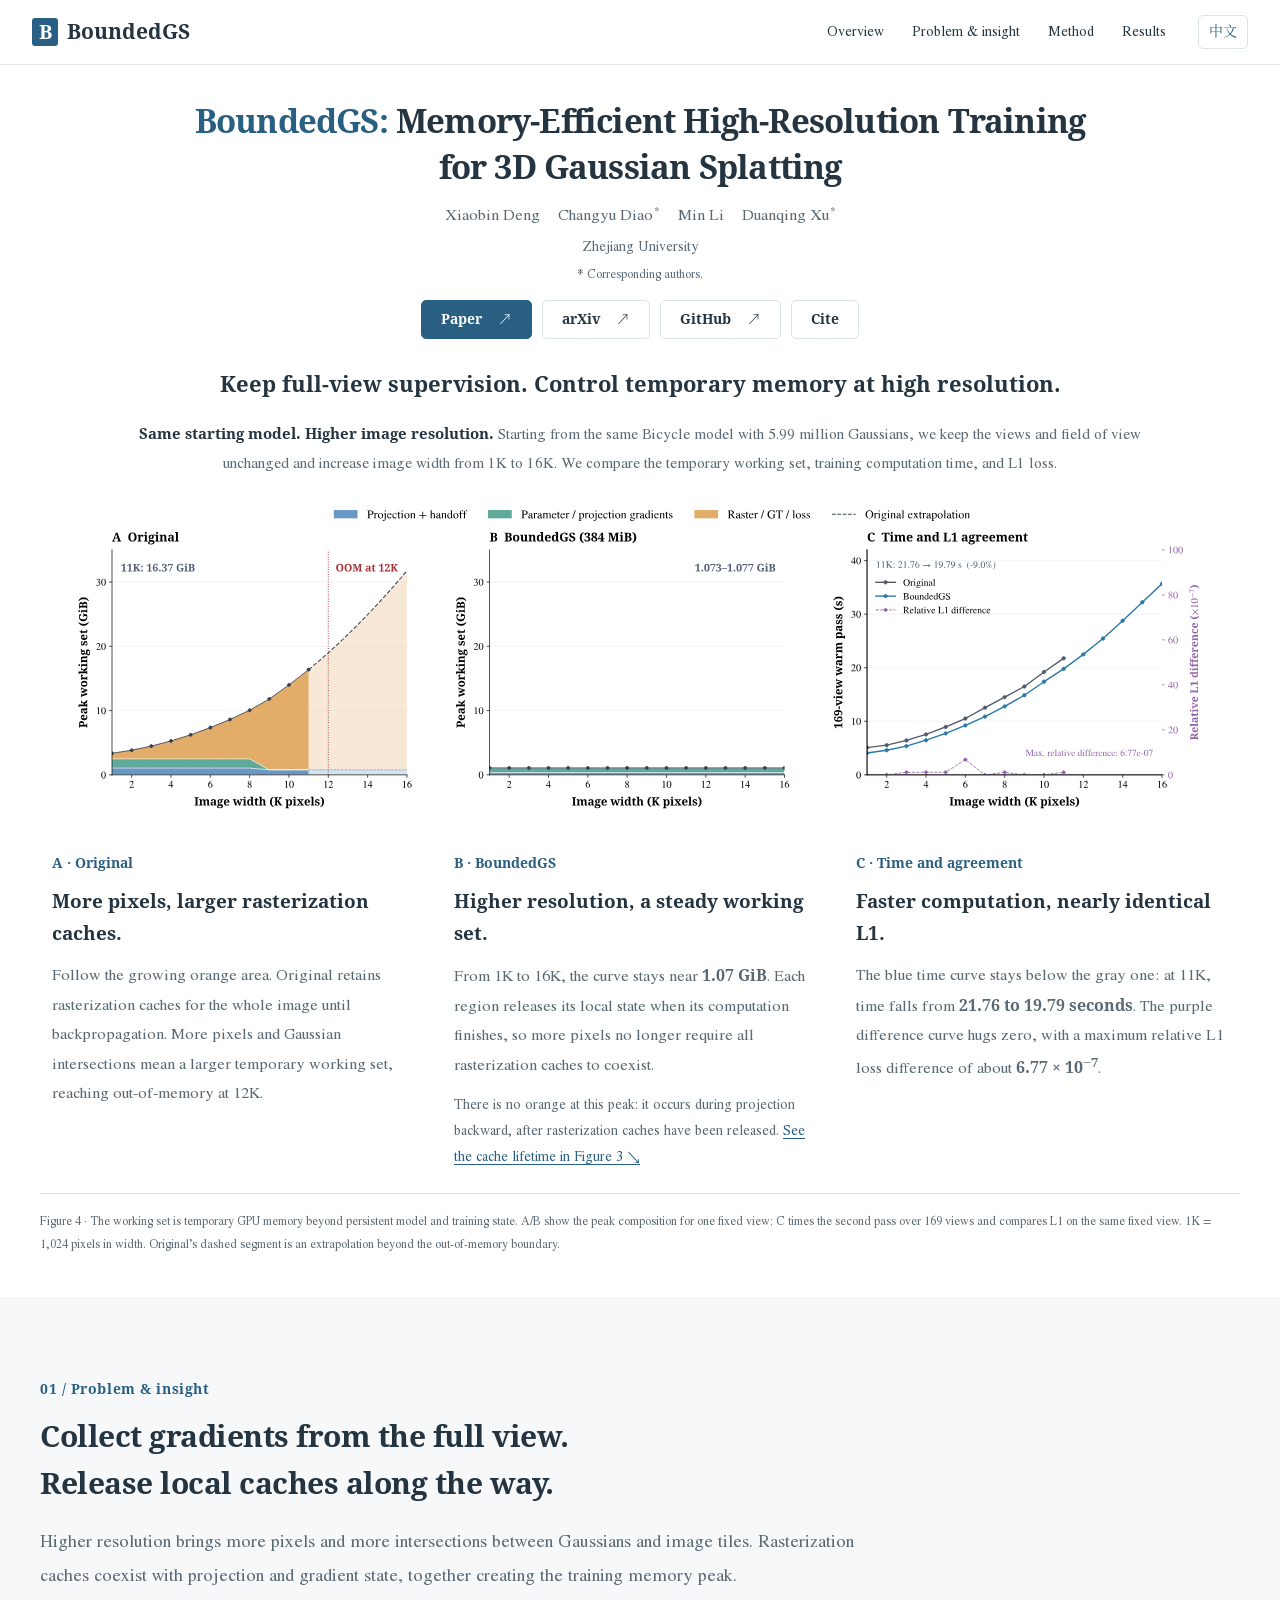
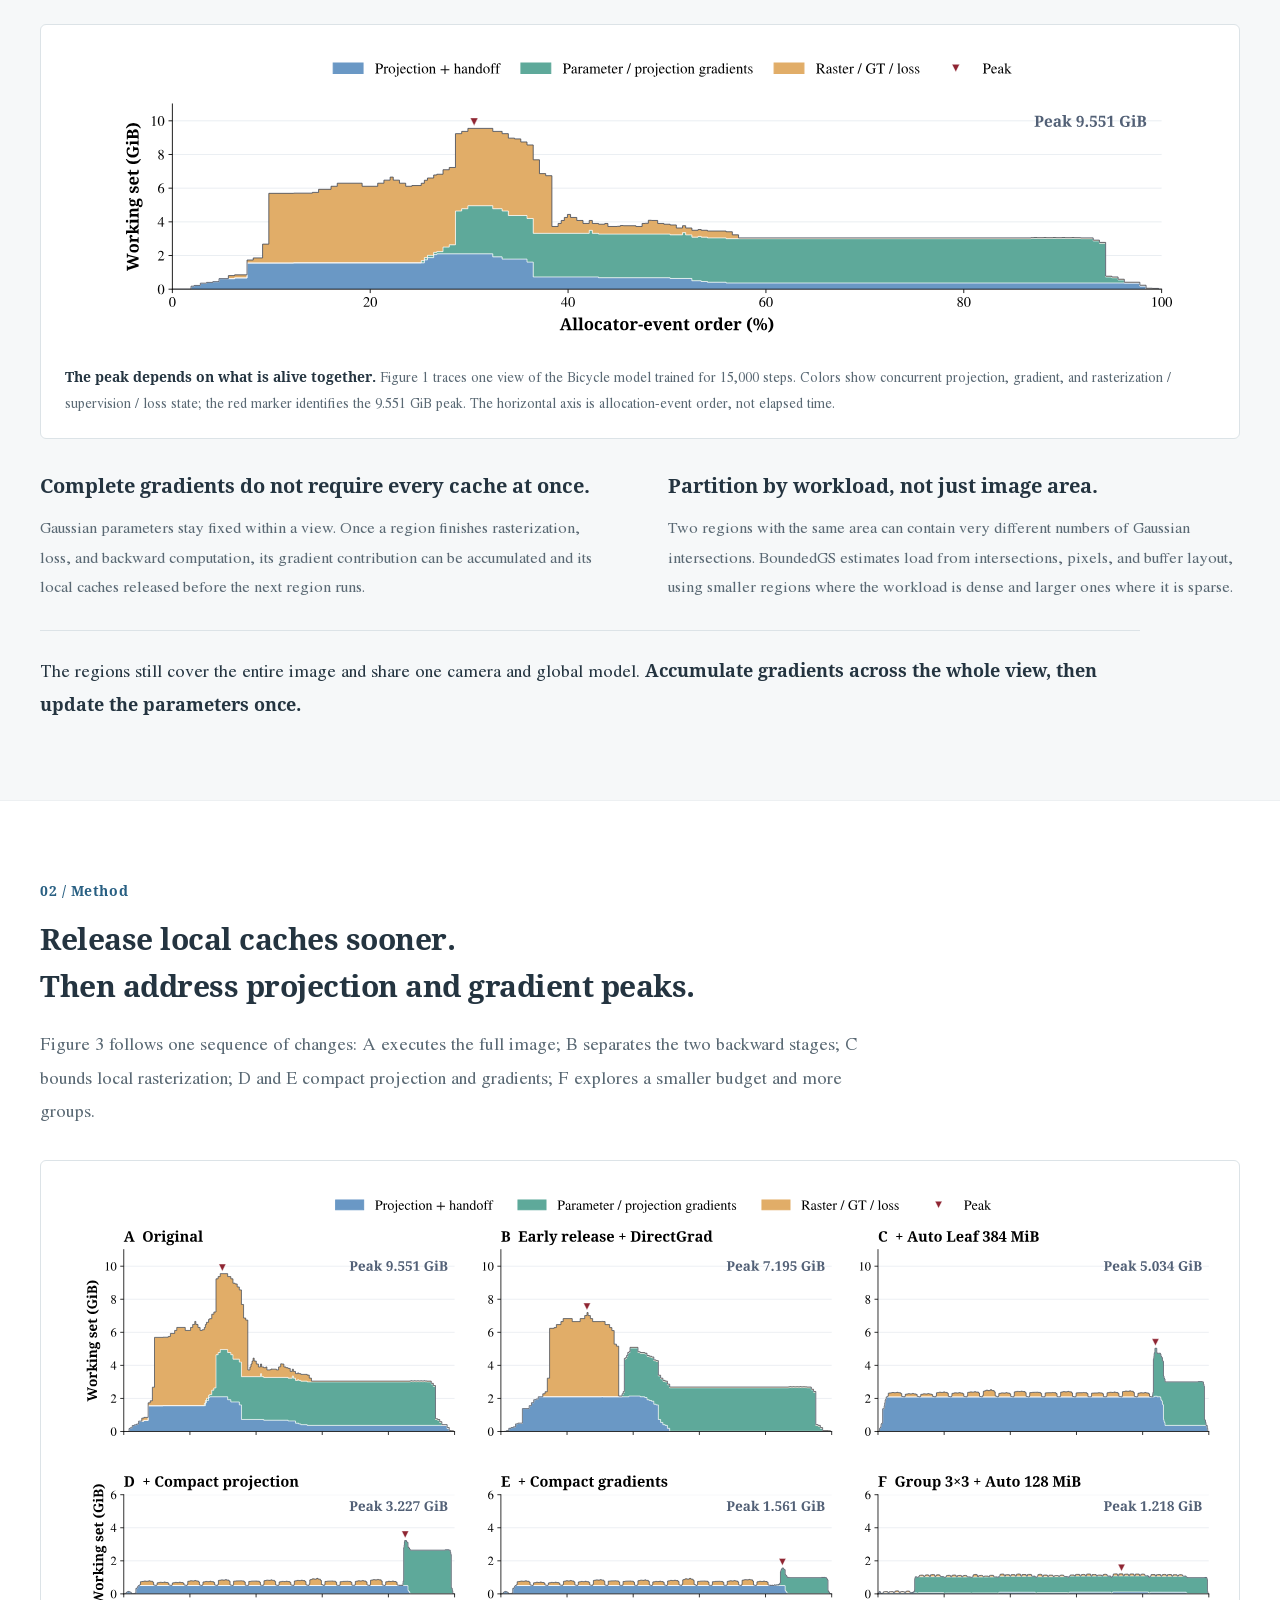
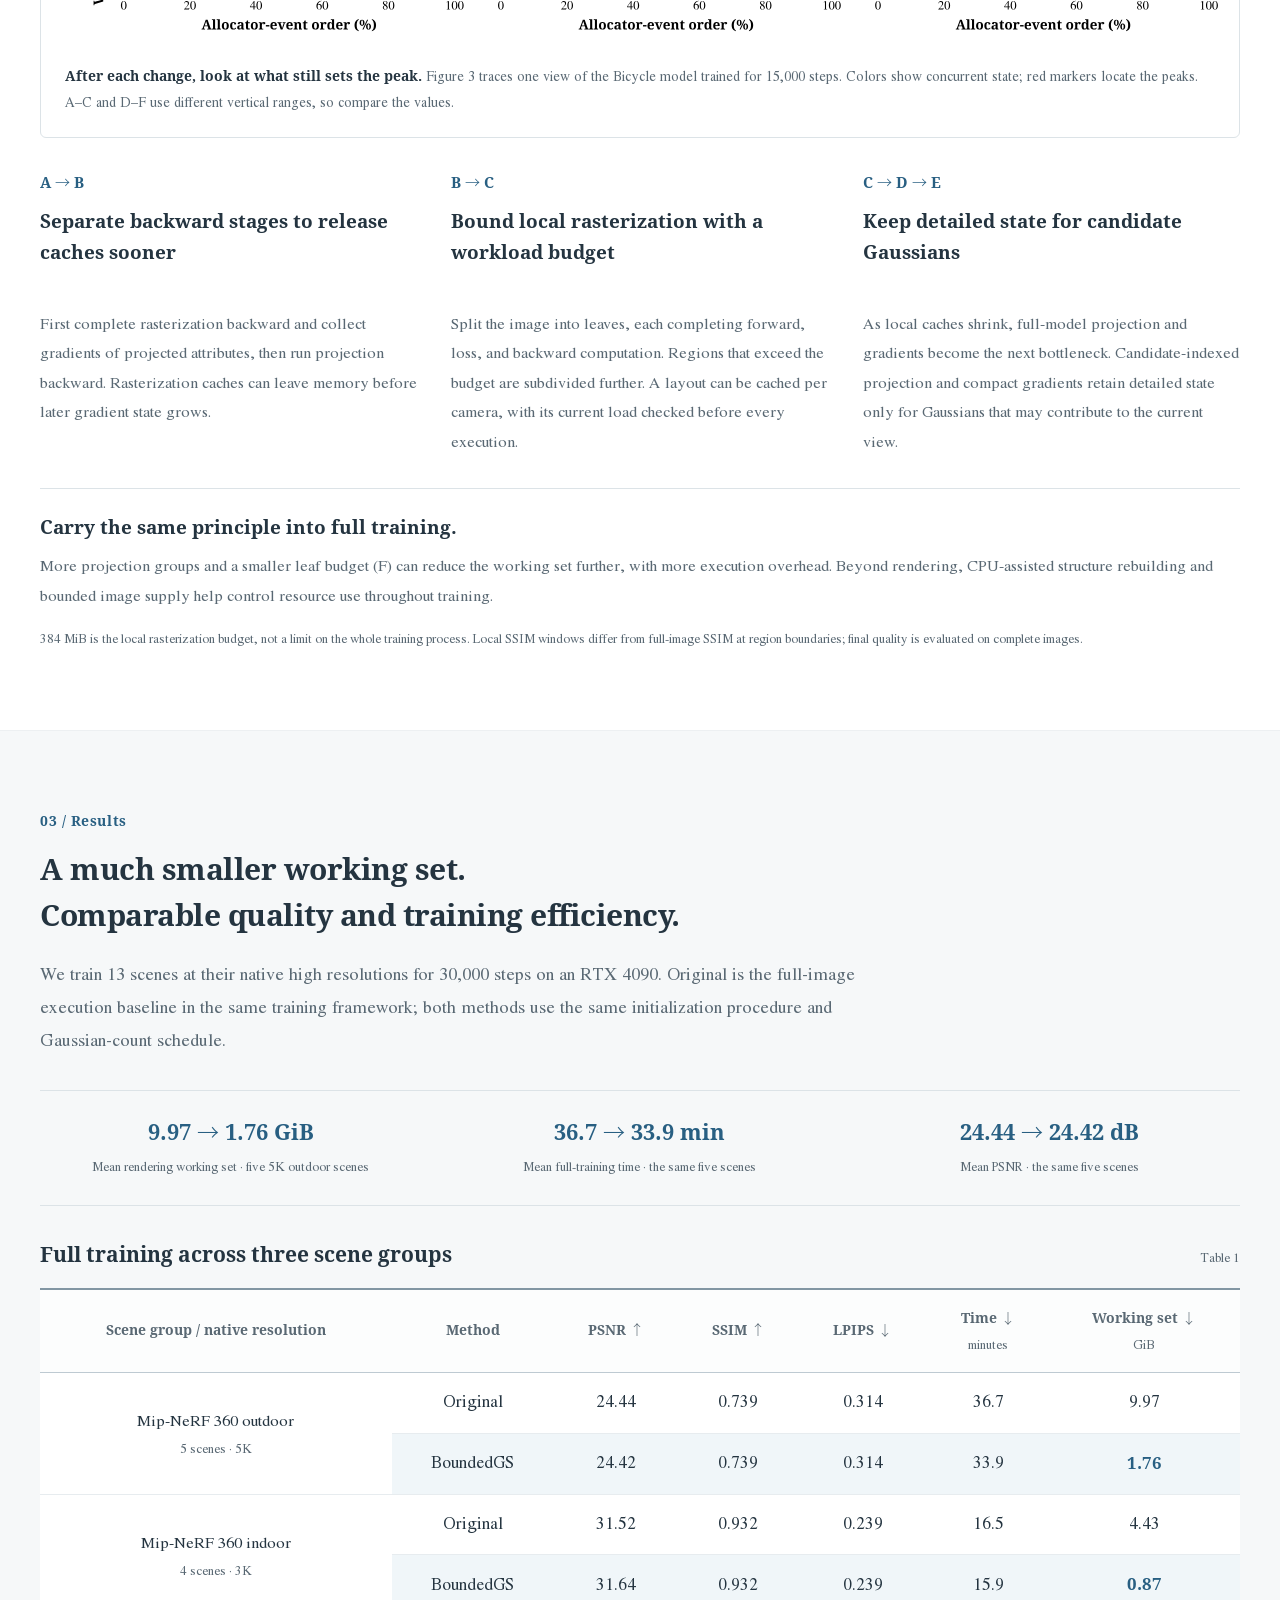
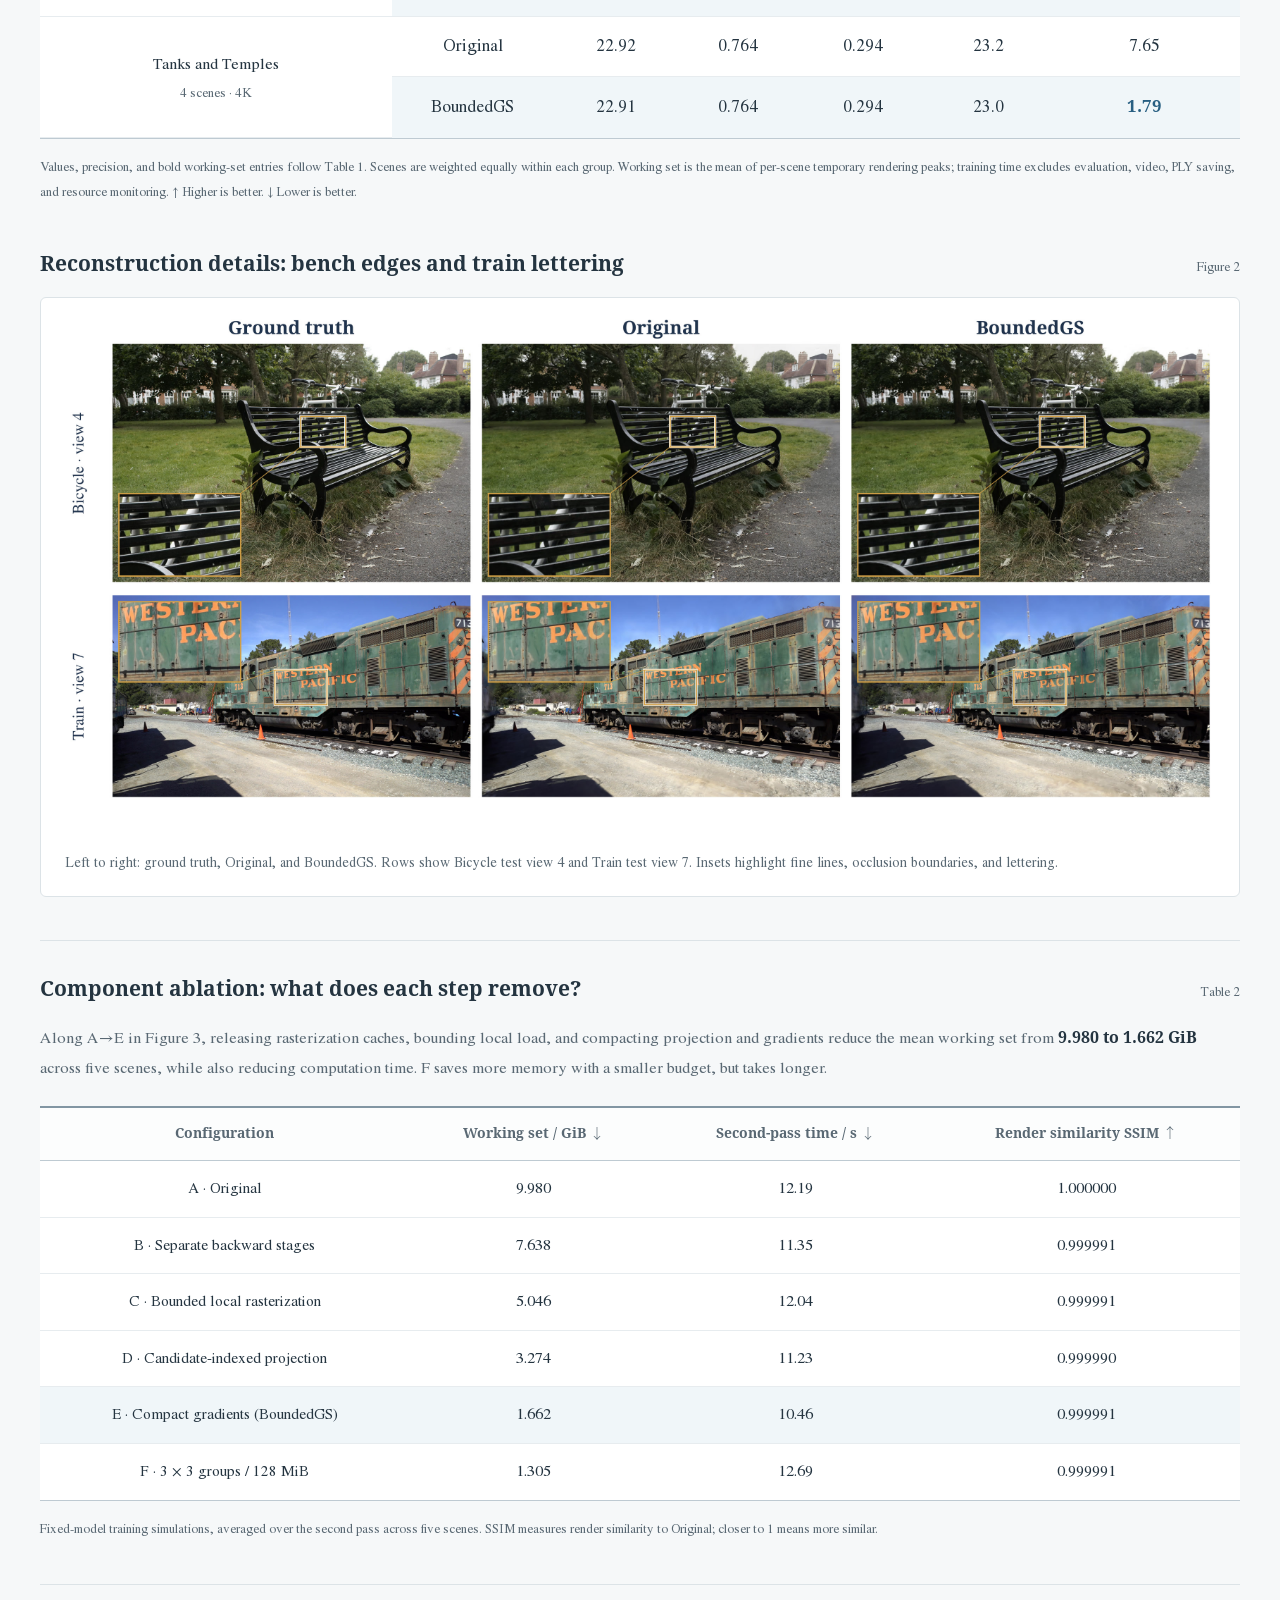
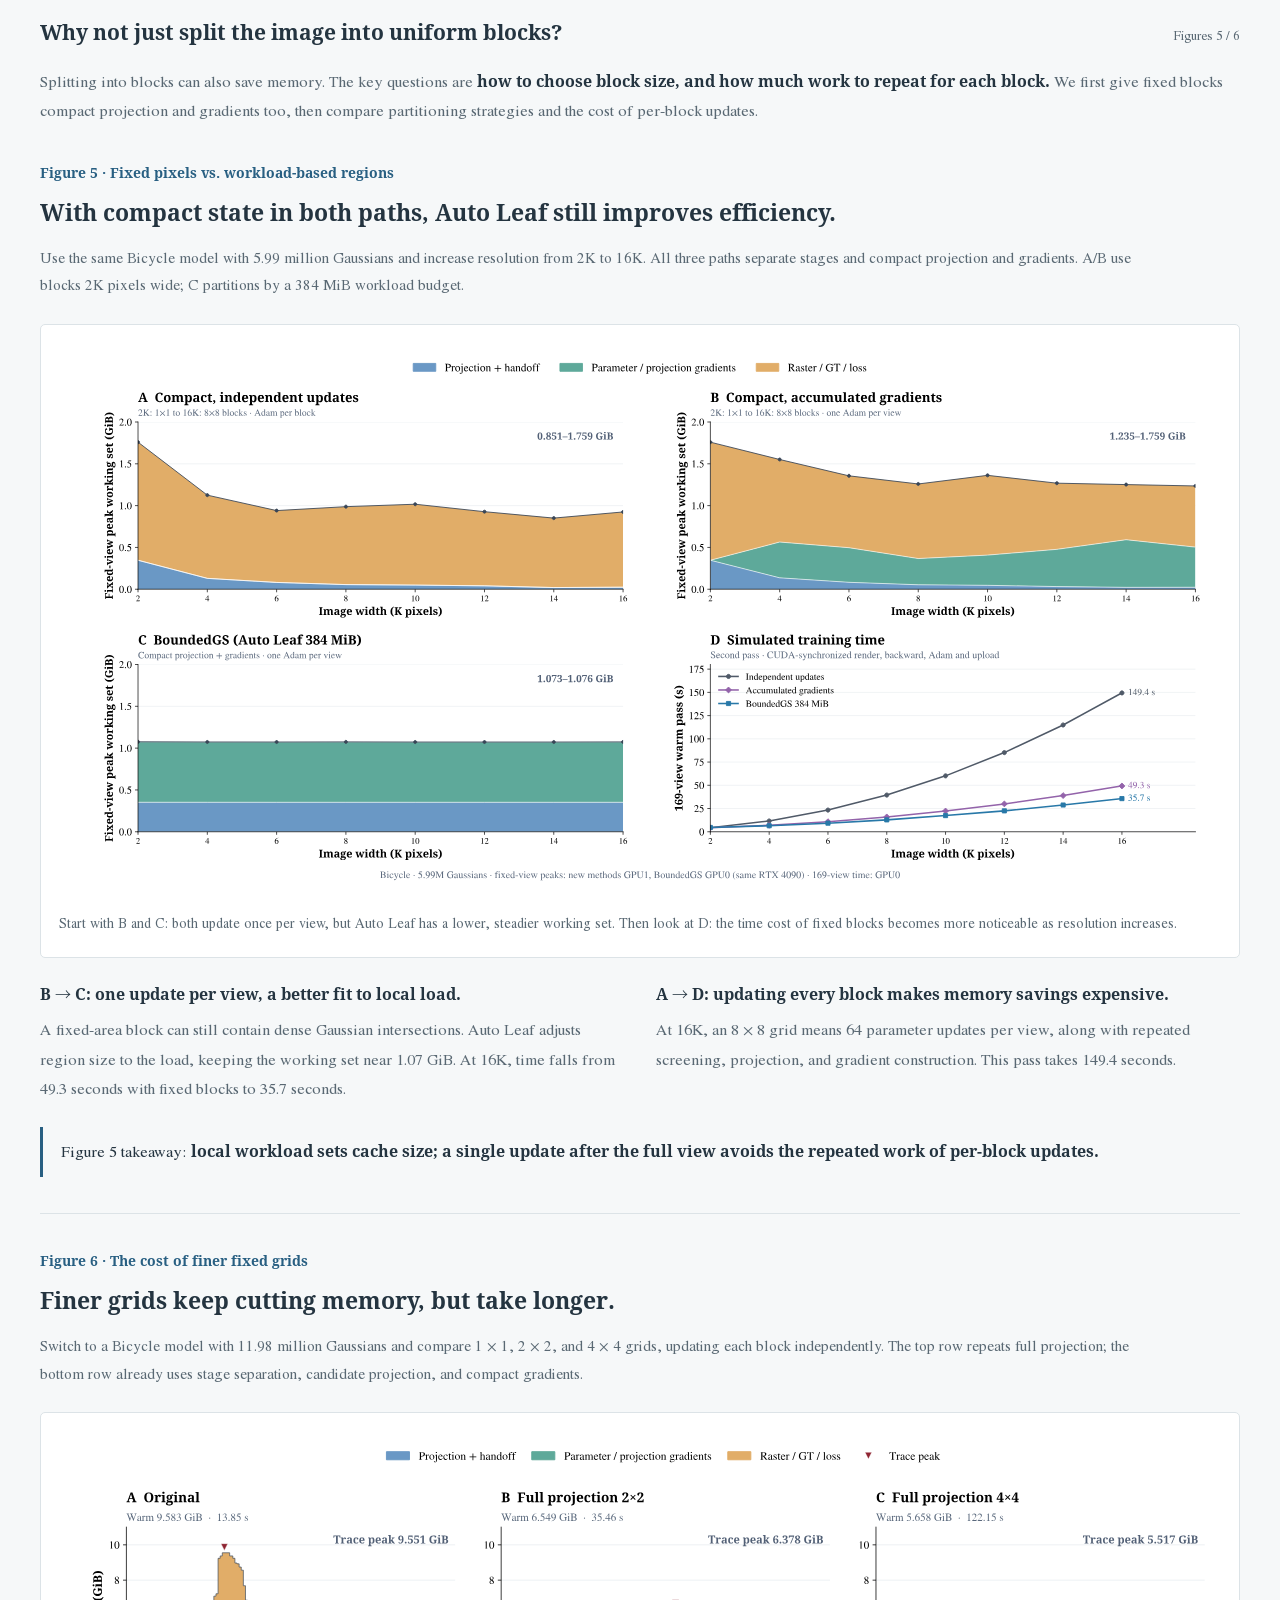
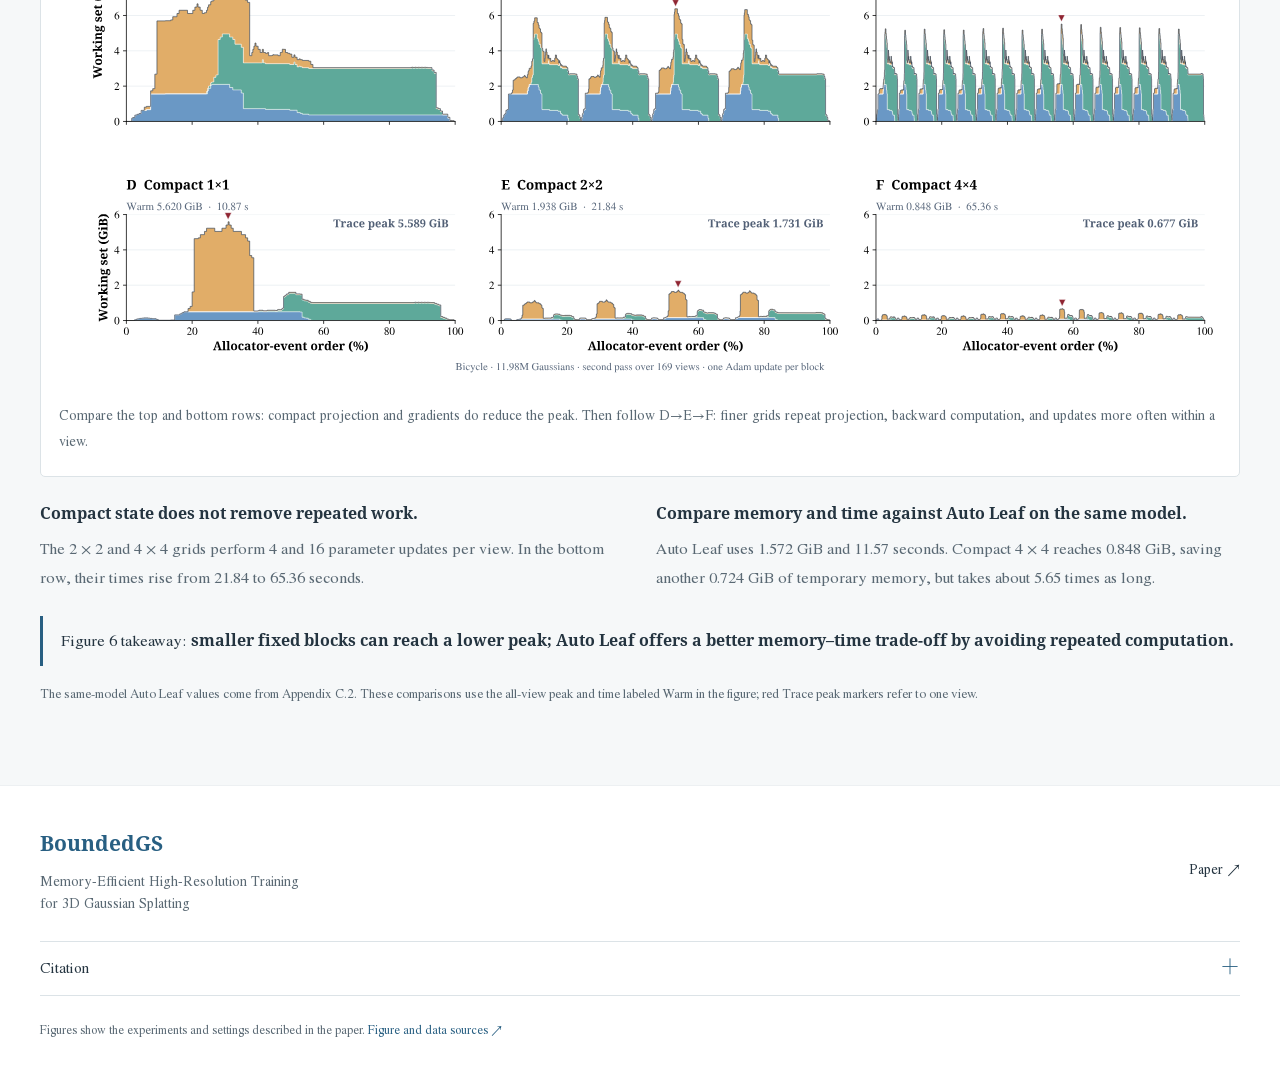
<file: index.html>
<!doctype html>
<html lang="en">
<head>
  <meta charset="utf-8">
  <meta name="viewport" content="width=device-width, initial-scale=1">
  <meta name="theme-color" content="#285f82">
  <meta name="description" content="BoundedGS bounds the active rendering working set for high-resolution 3D Gaussian Splatting (3DGS) training while retaining full-view supervision. Explore the method, results, and paper.">
  <title>BoundedGS: Memory-Efficient High-Resolution Training for 3D Gaussian Splatting</title>
  <link rel="canonical" href="https://xiaobin2001.github.io/BoundedGS-Web/">
  <link rel="alternate" hreflang="en" href="https://xiaobin2001.github.io/BoundedGS-Web/">
  <link rel="alternate" hreflang="zh-CN" href="https://xiaobin2001.github.io/BoundedGS-Web/zh.html">
  <link rel="stylesheet" href="style.css?v=3ca6108b19dd">
  <link rel="preload" href="assets/fonts/STIXGeneral.ttf" as="font" type="font/ttf" crossorigin>
  <script src="app.js?v=c64445084d67" defer></script>
  <meta name="robots" content="index, follow, max-image-preview:large, max-snippet:-1, max-video-preview:-1">
  <meta name="author" content="Xiaobin Deng, Changyu Diao, Min Li, Duanqing Xu">
  <meta name="citation_title" content="BoundedGS: Memory-Efficient High-Resolution Training for 3D Gaussian Splatting">
  <meta name="citation_author" content="Xiaobin Deng">
  <meta name="citation_author" content="Changyu Diao">
  <meta name="citation_author" content="Min Li">
  <meta name="citation_author" content="Duanqing Xu">
  <meta name="citation_publication_date" content="2026/10/25">
  <meta name="citation_language" content="en">
  <meta name="citation_arxiv_id" content="2610.34233">
  <meta name="citation_abstract_html_url" content="https://arxiv.org/abs/2610.34233">
  <meta name="citation_pdf_url" content="https://xiaobin2001.github.io/BoundedGS-Web/assets/boundedgs-paper.pdf">
  <meta property="og:type" content="article">
  <meta property="og:url" content="https://xiaobin2001.github.io/BoundedGS-Web/">
  <meta property="og:site_name" content="BoundedGS">
  <meta property="og:title" content="BoundedGS: Memory-Efficient High-Resolution Training for 3D Gaussian Splatting">
  <meta property="og:description" content="BoundedGS bounds the active rendering working set for high-resolution 3D Gaussian Splatting (3DGS) training while retaining full-view supervision. Explore the method, results, and paper.">
  <meta property="og:locale" content="en_US">
  <meta property="og:locale:alternate" content="zh_CN">
  <meta name="twitter:card" content="summary">
  <meta name="twitter:title" content="BoundedGS: Memory-Efficient High-Resolution Training for 3D Gaussian Splatting">
  <meta name="twitter:description" content="BoundedGS bounds the active rendering working set for high-resolution 3D Gaussian Splatting (3DGS) training while retaining full-view supervision. Explore the method, results, and paper.">
  <link rel="alternate" hreflang="x-default" href="https://xiaobin2001.github.io/BoundedGS-Web/">
  <script type="application/ld+json">
{
  "@context": "https://schema.org",
  "@type": "ScholarlyArticle",
  "name": "BoundedGS: Memory-Efficient High-Resolution Training for 3D Gaussian Splatting",
  "headline": "BoundedGS: Memory-Efficient High-Resolution Training for 3D Gaussian Splatting",
  "description": "BoundedGS bounds the active rendering working set for high-resolution 3D Gaussian Splatting (3DGS) training while retaining full-view supervision. Explore the method, results, and paper.",
  "author": [
    {
      "@type": "Person",
      "name": "Xiaobin Deng",
      "affiliation": {
        "@type": "Organization",
        "name": "Zhejiang University"
      }
    },
    {
      "@type": "Person",
      "name": "Changyu Diao",
      "affiliation": {
        "@type": "Organization",
        "name": "Zhejiang University"
      }
    },
    {
      "@type": "Person",
      "name": "Min Li",
      "affiliation": {
        "@type": "Organization",
        "name": "Zhejiang University"
      }
    },
    {
      "@type": "Person",
      "name": "Duanqing Xu",
      "affiliation": {
        "@type": "Organization",
        "name": "Zhejiang University"
      }
    }
  ],
  "inLanguage": "en",
  "keywords": [
    "3D Gaussian Splatting",
    "3DGS",
    "high-resolution training",
    "GPU memory",
    "BoundedGS"
  ],
  "isAccessibleForFree": true,
  "encoding": {
    "@type": "MediaObject",
    "encodingFormat": "application/pdf",
    "contentUrl": "https://xiaobin2001.github.io/BoundedGS-Web/assets/boundedgs-paper.pdf"
  },
  "identifier": "arXiv:2610.34233",
  "url": "https://arxiv.org/abs/2610.34233",
  "datePublished": "2026-10-25",
  "mainEntityOfPage": "https://xiaobin2001.github.io/BoundedGS-Web/"
}
  </script>
</head>
<body>
  <a class="skip-link" href="#main">Skip to content</a>
  <header class="site-header"><div class="nav-shell">
    <a class="brand" href="#overview"><span class="brand-mark" aria-hidden="true">B</span>BoundedGS</a>
    <nav aria-label="Sections"><a href="#overview">Overview</a><a href="#insight">Problem &amp; insight</a><a href="#method">Method</a><a href="#results">Results</a></nav>
    <div class="nav-actions"><a class="language-toggle" href="zh.html" lang="zh-CN" hreflang="zh-CN" aria-label="切换为中文">中文</a></div>
  </div></header>

  <main id="main">
    <section id="overview" class="paper-overview shell">
      <div id="paper-heading" class="paper-heading">
        <h1><span>BoundedGS:</span> Memory-Efficient High-Resolution Training<br class="title-break"> for 3D Gaussian Splatting</h1>
        <p class="authors"><span class="author-name">Xiaobin Deng</span> <span class="author-name">Changyu Diao<sup>*</sup></span> <span class="author-name">Min Li</span> <span class="author-name">Duanqing Xu<sup>*</sup></span></p><p class="affiliation">Zhejiang University</p><p class="author-note">* Corresponding authors.</p>
        <div class="resource-buttons"><a class="button primary" href="assets/boundedgs-paper.pdf" target="_blank" rel="noopener">Paper <span aria-hidden="true">↗</span></a><a class="button" href="https://arxiv.org/abs/2610.34233" target="_blank" rel="noopener">arXiv <span aria-hidden="true">↗</span></a><a class="button" href="https://github.com/XiaoBin2001/BoundedGS" target="_blank" rel="noopener">GitHub <span aria-hidden="true">↗</span></a><a class="button" href="#bibtex">Cite</a></div>
      </div>
      <div class="task-intro"><h2>Keep full-view supervision. <span>Control temporary memory at high resolution.</span></h2></div>
      <p class="cover-setup"><strong>Same starting model. Higher image resolution.</strong> Starting from the same Bicycle model with 5.99 million Gaussians, we keep the views and field of view unchanged and increase image width from 1K to 16K. We compare the temporary working set, training computation time, and L1 loss.</p>
      <figure class="cover-figure">
        <img class="desktop-figure" src="assets/figures/figure-4.svg?v=d06d40685966" width="1417" height="385" fetchpriority="high" alt="Figure 4: A, Original rasterization memory grows with resolution. B, BoundedGS stays near 1.07 GiB. C, training computation is faster with nearly identical L1 loss.">
        <div class="figure-legend cover-legend"><span><i class="projection"></i>Projection + handoff</span><span><i class="gradients"></i>Parameter / projection gradients</span><span><i class="raster"></i>Raster / GT / loss</span><span><i class="extrapolation"></i>Extrapolation</span></div>
        <div class="cover-reading">
          <article class="cover-panel">
            <img class="mobile-figure" src="assets/figures/figure-4-a.svg?v=f8d131fe4b1f" width="430" height="345" alt="Figure 4A: the orange rasterization state grows with resolution; Original runs out of memory at 12K.">
            <p class="figure-reference">A · Original</p><h3>More pixels, larger rasterization caches.</h3>
            <p>Follow the growing orange area. Original retains rasterization caches for the whole image until backpropagation. More pixels and Gaussian intersections mean a larger temporary working set, reaching out-of-memory at 12K.</p>
          </article>
          <article class="cover-panel">
            <img class="mobile-figure" src="assets/figures/figure-4-b.svg?v=89d696aebb31" width="430" height="345" loading="lazy" alt="Figure 4B: BoundedGS stays within 1.073–1.077 GiB from 1K to 16K; rasterization caches have been released at the peak.">
            <p class="figure-reference">B · BoundedGS</p><h3>Higher resolution, a steady working set.</h3>
            <p>From 1K to 16K, the curve stays near <strong>1.07 GiB</strong>. Each region releases its local state when its computation finishes, so more pixels no longer require all rasterization caches to coexist.</p>
            <p class="panel-note">There is no orange at this peak: it occurs during projection backward, after rasterization caches have been released. <a href="#figure-3" data-component="e">See the cache lifetime in Figure 3 ↘</a></p>
          </article>
          <article class="cover-panel">
            <img class="mobile-figure" src="assets/figures/figure-4-c.svg?v=a9186b93e692" width="480" height="345" loading="lazy" alt="Figure 4C: at 11K, second-pass time falls from 21.76 to 19.79 seconds. The largest relative L1 loss difference at shared resolutions is about 6.77 times 10 to the minus 7.">
            <p class="figure-reference">C · Time and agreement</p><h3>Faster computation, nearly identical L1.</h3>
            <p>The blue time curve stays below the gray one: at 11K, time falls from <strong>21.76 to 19.79 seconds</strong>. The purple difference curve hugs zero, with a maximum relative L1 loss difference of about <strong>6.77 × 10<sup>−7</sup></strong>.</p>
          </article>
        </div>
        <figcaption class="figure-note">Figure 4 · The working set is temporary GPU memory beyond persistent model and training state. A/B show the peak composition for one fixed view; C times the second pass over 169 views and compares L1 on the same fixed view. 1K = 1,024 pixels in width. Original’s dashed segment is an extrapolation beyond the out-of-memory boundary.</figcaption>
      </figure>
    </section>

    <section id="insight" class="section soft-section"><div class="shell">
      <div class="section-heading"><p class="section-number">01 / Problem &amp; insight</p><h2>Collect gradients from the full view.<br>Release local caches along the way.</h2><p class="section-lead">Higher resolution brings more pixels and more intersections between Gaussians and image tiles. Rasterization caches coexist with projection and gradient state, together creating the training memory peak.</p></div>
      <figure class="paper-figure trace-figure">
        <div class="figure-scroll" tabindex="0" role="region" aria-label="Figure 1 memory trace; scroll horizontally on narrow screens"><img src="assets/figures/figure-1.svg?v=830bb8c14d6f" width="979" height="266" loading="lazy" alt="Figure 1: Original’s projection, gradient, and rasterization states overlap during one view, producing a 9.551 GiB temporary working-set peak."></div>
        <p class="scroll-hint">Scroll sideways to see the full chart ↔</p>
        <figcaption><strong>The peak depends on what is alive together.</strong> Figure 1 traces one view of the Bicycle model trained for 15,000 steps. Colors show concurrent projection, gradient, and rasterization / supervision / loss state; the red marker identifies the 9.551 GiB peak. The horizontal axis is allocation-event order, not elapsed time.</figcaption>
      </figure>
      <div class="insight-pair">
        <article><h3>Complete gradients do not require every cache at once.</h3><p>Gaussian parameters stay fixed within a view. Once a region finishes rasterization, loss, and backward computation, its gradient contribution can be accumulated and its local caches released before the next region runs.</p></article>
        <article><h3>Partition by workload, not just image area.</h3><p>Two regions with the same area can contain very different numbers of Gaussian intersections. BoundedGS estimates load from intersections, pixels, and buffer layout, using smaller regions where the workload is dense and larger ones where it is sparse.</p></article>
      </div>
      <p class="insight-statement">The regions still cover the entire image and share one camera and global model. <strong>Accumulate gradients across the whole view, then update the parameters once.</strong></p>
    </div></section>

    <section id="method" class="section shell">
      <div class="section-heading"><p class="section-number">02 / Method</p><h2>Release local caches sooner.<br>Then address projection and gradient peaks.</h2><p class="section-lead">Figure 3 follows one sequence of changes: A executes the full image; B separates the two backward stages; C bounds local rasterization; D and E compact projection and gradients; F explores a smaller budget and more groups.</p></div>
      <figure class="paper-figure method-figure" id="figure-3">
        <img class="desktop-figure" src="assets/figures/figure-3.svg?v=8909034e1079" width="1166" height="461" loading="lazy" alt="Figure 3: six single-view traces, A–F, show early cache release, Auto Leaf, compact projection, compact gradients, and a smaller leaf budget with more groups.">
        <div class="mobile-components">
          <label for="component-panel">Explore a configuration in Figure 3</label>
          <select id="component-panel">
            <option value="a" data-src="assets/figures/figure-3-a.svg?v=5b14cd057d3e">A · Original, full-image execution</option>
            <option value="b" data-src="assets/figures/figure-3-b.svg?v=b231a7f79177">B · Separate backward stages</option>
            <option value="c" data-src="assets/figures/figure-3-c.svg?v=3bd484a36d70">C · Bounded local rasterization</option>
            <option value="d" data-src="assets/figures/figure-3-d.svg?v=78caf373a112">D · Candidate-indexed projection</option>
            <option value="e" data-src="assets/figures/figure-3-e.svg?v=d09f77d85bdd">E · Compact parameter gradients</option>
            <option value="f" data-src="assets/figures/figure-3-f.svg?v=ca1f35abca1a">F · More groups, smaller budget</option>
          </select>
          <div class="figure-legend"><span><i class="projection"></i>Projection + handoff</span><span><i class="gradients"></i>Parameter / projection gradients</span><span><i class="raster"></i>Raster / GT / loss</span></div>
          <img id="component-image" src="assets/figures/figure-3-a.svg?v=5b14cd057d3e" width="398" height="222" loading="lazy" alt="Figure 3A: Original’s full-image working-set trace.">
          <p id="component-caption" class="figure-note" aria-live="polite">A: Rasterization and backward state coexist around the peak.</p>
          <p class="figure-note">Horizontal: allocation-event order from 0% to 100%. Vertical: working set in GiB. A–C and D–F use different vertical ranges.</p>
        </div>
        <figcaption><strong>After each change, look at what still sets the peak.</strong> Figure 3 traces one view of the Bicycle model trained for 15,000 steps. Colors show concurrent state; red markers locate the peaks. A–C and D–F use different vertical ranges, so compare the values.</figcaption>
      </figure>
      <div class="method-explanations">
        <article><p class="figure-reference">A → B</p><h3>Separate backward stages to release caches sooner</h3><p>First complete rasterization backward and collect gradients of projected attributes, then run projection backward. Rasterization caches can leave memory before later gradient state grows.</p></article>
        <article><p class="figure-reference">B → C</p><h3>Bound local rasterization with a workload budget</h3><p>Split the image into leaves, each completing forward, loss, and backward computation. Regions that exceed the budget are subdivided further. A layout can be cached per camera, with its current load checked before every execution.</p></article>
        <article><p class="figure-reference">C → D → E</p><h3>Keep detailed state for candidate Gaussians</h3><p>As local caches shrink, full-model projection and gradients become the next bottleneck. Candidate-indexed projection and compact gradients retain detailed state only for Gaussians that may contribute to the current view.</p></article>
      </div>
      <div class="method-system"><h3>Carry the same principle into full training.</h3><p>More projection groups and a smaller leaf budget (F) can reduce the working set further, with more execution overhead. Beyond rendering, CPU-assisted structure rebuilding and bounded image supply help control resource use throughout training.</p></div>
      <p class="figure-note">384 MiB is the local rasterization budget, not a limit on the whole training process. Local SSIM windows differ from full-image SSIM at region boundaries; final quality is evaluated on complete images.</p>
    </section>

    <section id="results" class="section soft-section"><div class="shell">
      <div class="section-heading"><p class="section-number">03 / Results</p><h2>A much smaller working set.<br>Comparable quality and training efficiency.</h2><p class="section-lead">We train 13 scenes at their native high resolutions for 30,000 steps on an RTX 4090. Original is the full-image execution baseline in the same training framework; both methods use the same initialization procedure and Gaussian-count schedule.</p></div>
      <div class="result-summary"><p><strong>9.97 → 1.76 GiB</strong><span>Mean rendering working set · five 5K outdoor scenes</span></p><p><strong>36.7 → 33.9 min</strong><span>Mean full-training time · the same five scenes</span></p><p><strong>24.44 → 24.42 dB</strong><span>Mean PSNR · the same five scenes</span></p></div>
      <div class="subsection-heading"><h3>Full training across three scene groups</h3><span>Table 1</span></div>
      <div class="table-scroll" tabindex="0" role="region" aria-label="Table 1; scroll horizontally on narrow screens"><table id="paper-table"><thead><tr><th scope="col">Scene group / native resolution</th><th scope="col">Method</th><th scope="col">PSNR ↑</th><th scope="col">SSIM ↑</th><th scope="col">LPIPS ↓</th><th scope="col">Time ↓<small>minutes</small></th><th scope="col">Working set ↓<small>GiB</small></th></tr></thead><tbody>
        <tr><th rowspan="2" scope="rowgroup">Mip-NeRF 360 outdoor<small>5 scenes · 5K</small></th><td>Original</td><td>24.44</td><td>0.739</td><td>0.314</td><td>36.7</td><td>9.97</td></tr>
        <tr class="ours"><td>BoundedGS</td><td>24.42</td><td>0.739</td><td>0.314</td><td>33.9</td><td><strong>1.76</strong></td></tr>
        <tr class="group-start"><th rowspan="2" scope="rowgroup">Mip-NeRF 360 indoor<small>4 scenes · 3K</small></th><td>Original</td><td>31.52</td><td>0.932</td><td>0.239</td><td>16.5</td><td>4.43</td></tr>
        <tr class="ours"><td>BoundedGS</td><td>31.64</td><td>0.932</td><td>0.239</td><td>15.9</td><td><strong>0.87</strong></td></tr>
        <tr class="group-start"><th rowspan="2" scope="rowgroup">Tanks and Temples<small>4 scenes · 4K</small></th><td>Original</td><td>22.92</td><td>0.764</td><td>0.294</td><td>23.2</td><td>7.65</td></tr>
        <tr class="ours"><td>BoundedGS</td><td>22.91</td><td>0.764</td><td>0.294</td><td>23.0</td><td><strong>1.79</strong></td></tr>
      </tbody></table></div>
      <p class="scroll-hint">Scroll sideways to see the full table ↔</p>
      <p class="figure-note">Values, precision, and bold working-set entries follow Table 1. Scenes are weighted equally within each group. Working set is the mean of per-scene temporary rendering peaks; training time excludes evaluation, video, PLY saving, and resource monitoring. ↑ Higher is better. ↓ Lower is better.</p>

      <div class="subsection-heading qualitative-heading"><h3>Reconstruction details: bench edges and train lettering</h3><span>Figure 2</span></div>
      <figure class="paper-figure qualitative-figure"><div class="figure-scroll" tabindex="0" role="region" aria-label="Figure 2 quality comparison; scroll horizontally on narrow screens"><img src="assets/figures/figure-2.jpg?v=b9e5c9b0c337" width="3300" height="1470" loading="lazy" alt="Figure 2: Bicycle and Train, with ground truth, Original, and BoundedGS from left to right. Insets compare bench edges and train lettering."></div><p class="scroll-hint">Scroll sideways to compare all three columns ↔</p><figcaption>Left to right: ground truth, Original, and BoundedGS. Rows show Bicycle test view 4 and Train test view 7. Insets highlight fine lines, occlusion boundaries, and lettering.</figcaption></figure>

      <div class="evidence-block" id="component-ablation">
        <div class="subsection-heading"><h3>Component ablation: what does each step remove?</h3><span>Table 2</span></div>
        <p class="evidence-lead">Along A→E in Figure 3, releasing rasterization caches, bounding local load, and compacting projection and gradients reduce the mean working set from <strong>9.980 to 1.662 GiB</strong> across five scenes, while also reducing computation time. F saves more memory with a smaller budget, but takes longer.</p>
        <div class="table-scroll" tabindex="0" role="region" aria-label="Component ablation; scroll horizontally on narrow screens"><table class="detail-table"><thead><tr><th scope="col">Configuration</th><th scope="col">Working set / GiB ↓</th><th scope="col">Second-pass time / s ↓</th><th scope="col">Render similarity SSIM ↑</th></tr></thead><tbody id="component-rows"><tr><td>A · Original</td><td>9.980</td><td>12.19</td><td>1.000000</td></tr><tr><td>B · Separate backward stages</td><td>7.638</td><td>11.35</td><td>0.999991</td></tr><tr><td>C · Bounded local rasterization</td><td>5.046</td><td>12.04</td><td>0.999991</td></tr><tr><td>D · Candidate-indexed projection</td><td>3.274</td><td>11.23</td><td>0.999990</td></tr><tr class="ours"><td>E · Compact gradients (BoundedGS)</td><td>1.662</td><td>10.46</td><td>0.999991</td></tr><tr><td>F · 3 × 3 groups / 128 MiB</td><td>1.305</td><td>12.69</td><td>0.999991</td></tr></tbody></table></div>
        <p class="scroll-hint">Scroll sideways to see the full table ↔</p>
        <p class="figure-note">Fixed-model training simulations, averaged over the second pass across five scenes. SSIM measures render similarity to Original; closer to 1 means more similar.</p>
      </div>

      <div class="evidence-block supplementary-figures" id="block-comparisons">
        <div class="subsection-heading"><h3>Why not just split the image into uniform blocks?</h3><span>Figures 5 / 6</span></div>
        <p class="evidence-lead">Splitting into blocks can also save memory. The key questions are <strong>how to choose block size, and how much work to repeat for each block.</strong> We first give fixed blocks compact projection and gradients too, then compare partitioning strategies and the cost of per-block updates.</p>
        <article class="comparison-story" id="figure-5">
          <p class="figure-reference">Figure 5 · Fixed pixels vs. workload-based regions</p>
          <h3>With compact state in both paths, Auto Leaf still improves efficiency.</h3>
          <p class="comparison-setup">Use the same Bicycle model with 5.99 million Gaussians and increase resolution from 2K to 16K. All three paths separate stages and compact projection and gradients. A/B use blocks 2K pixels wide; C partitions by a 384 MiB workload budget.</p>
          <figure><div class="figure-scroll" tabindex="0" role="region" aria-label="Figure 5; scroll horizontally on narrow screens"><img src="assets/figures/figure-5.svg?v=bf9b69fb2163" width="1339" height="634" loading="lazy" alt="Figure 5: A updates each fixed block independently; B accumulates fixed-block gradients; C uses Auto Leaf; D compares time. At 16K, the three paths take 149.4, 49.3, and 35.7 seconds."></div><p class="scroll-hint">Scroll sideways to see all four panels ↔</p><figcaption>Start with B and C: both update once per view, but Auto Leaf has a lower, steadier working set. Then look at D: the time cost of fixed blocks becomes more noticeable as resolution increases.</figcaption></figure>
          <div class="comparison-reading">
            <p><strong>B → C: one update per view, a better fit to local load.</strong> A fixed-area block can still contain dense Gaussian intersections. Auto Leaf adjusts region size to the load, keeping the working set near 1.07 GiB. At 16K, time falls from 49.3 seconds with fixed blocks to 35.7 seconds.</p>
            <p><strong>A → D: updating every block makes memory savings expensive.</strong> At 16K, an 8 × 8 grid means 64 parameter updates per view, along with repeated screening, projection, and gradient construction. This pass takes 149.4 seconds.</p>
          </div>
          <p class="comparison-takeaway">Figure 5 takeaway: <strong>local workload sets cache size; a single update after the full view avoids the repeated work of per-block updates.</strong></p>
        </article>
        <article class="comparison-story" id="figure-6">
          <p class="figure-reference">Figure 6 · The cost of finer fixed grids</p>
          <h3>Finer grids keep cutting memory, but take longer.</h3>
          <p class="comparison-setup">Switch to a Bicycle model with 11.98 million Gaussians and compare 1 × 1, 2 × 2, and 4 × 4 grids, updating each block independently. The top row repeats full projection; the bottom row already uses stage separation, candidate projection, and compact gradients.</p>
          <figure><div class="figure-scroll" tabindex="0" role="region" aria-label="Figure 6; scroll horizontally on narrow screens"><img src="assets/figures/figure-6.svg?v=3bd4f1bd3a31" width="1210" height="576" loading="lazy" alt="Figure 6: finer grids and compact state reduce the working set, but independent updates repeat computation. Compact 4 by 4 takes 65.36 seconds, about 5.65 times the Auto Leaf time on the same model."></div><p class="scroll-hint">Scroll sideways to see all six panels ↔</p><figcaption>Compare the top and bottom rows: compact projection and gradients do reduce the peak. Then follow D→E→F: finer grids repeat projection, backward computation, and updates more often within a view.</figcaption></figure>
          <div class="comparison-reading">
            <p><strong>Compact state does not remove repeated work.</strong> The 2 × 2 and 4 × 4 grids perform 4 and 16 parameter updates per view. In the bottom row, their times rise from 21.84 to 65.36 seconds.</p>
            <p><strong>Compare memory and time against Auto Leaf on the same model.</strong> Auto Leaf uses 1.572 GiB and 11.57 seconds. Compact 4 × 4 reaches 0.848 GiB, saving another 0.724 GiB of temporary memory, but takes about 5.65 times as long.</p>
          </div>
          <p class="comparison-takeaway">Figure 6 takeaway: <strong>smaller fixed blocks can reach a lower peak; Auto Leaf offers a better memory–time trade-off by avoiding repeated computation.</strong></p>
          <p class="figure-note">The same-model Auto Leaf values come from Appendix C.2. These comparisons use the all-view peak and time labeled Warm in the figure; red Trace peak markers refer to one view.</p>
        </article>
      </div>
    </div></section>
  </main>

  <footer class="shell site-footer" id="citation"><div class="footer-top"><div><a class="brand" href="#overview">BoundedGS</a><p>Memory-Efficient High-Resolution Training<br>for 3D Gaussian Splatting</p></div><div class="footer-links"><a href="assets/boundedgs-paper.pdf" target="_blank" rel="noopener">Paper ↗</a></div></div><details class="citation-details"><summary>Citation <span aria-hidden="true">＋</span></summary><div class="citation-body"><pre id="bibtex">@misc{deng2026boundedgsmemoryefficienthighresolutiontraining,
      title={BoundedGS: Memory-Efficient High-Resolution Training for 3D Gaussian Splatting},
      author={Xiaobin Deng and Changyu Diao and Min Li and Duanqing Xu},
      year={2026},
      eprint={2610.34233},
      archivePrefix={arXiv},
      primaryClass={cs.CV},
      url={https://arxiv.org/abs/2610.34233},
}</pre><button class="button" id="copy-citation">Copy BibTeX</button><span id="copy-status" role="status"></span></div></details><p class="footer-note">Figures show the experiments and settings described in the paper. <a href="asset-sources.json" target="_blank" rel="noopener">Figure and data sources ↗</a></p></footer>
</body>
</html>
</file>
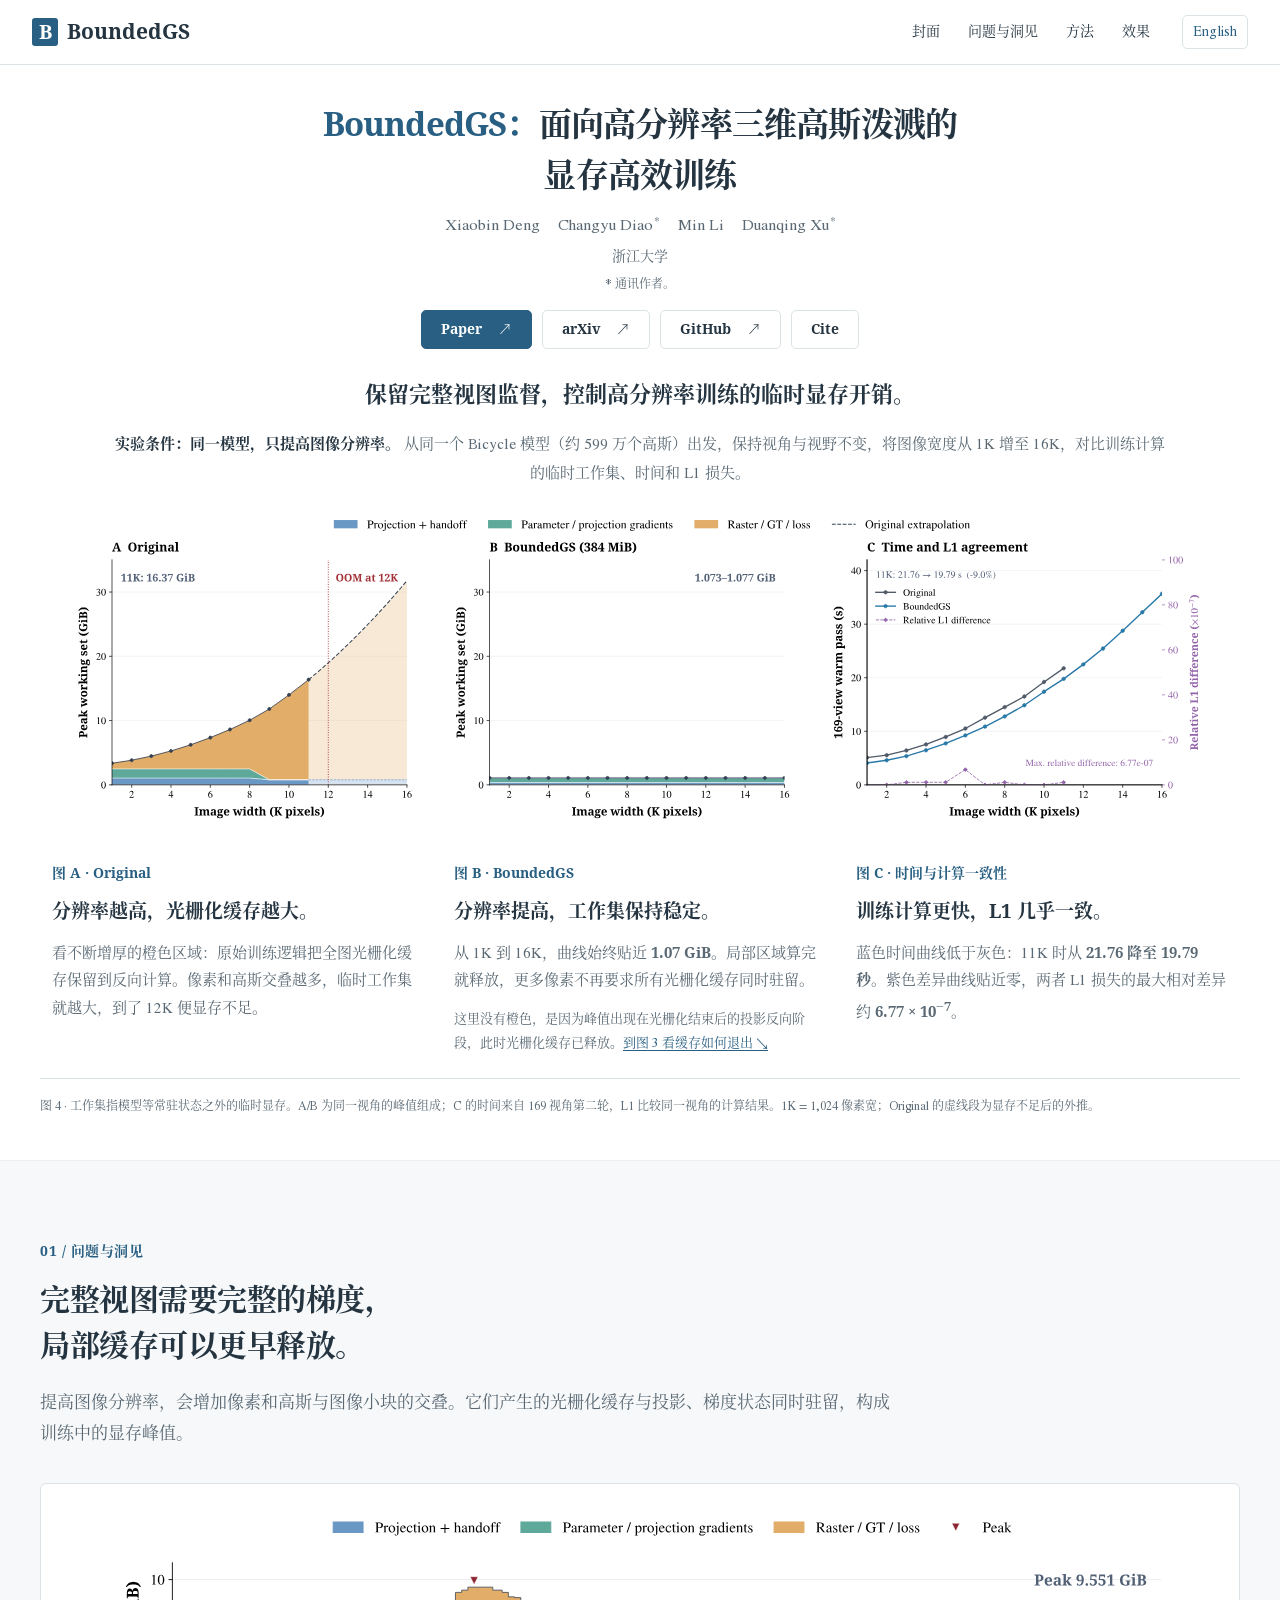
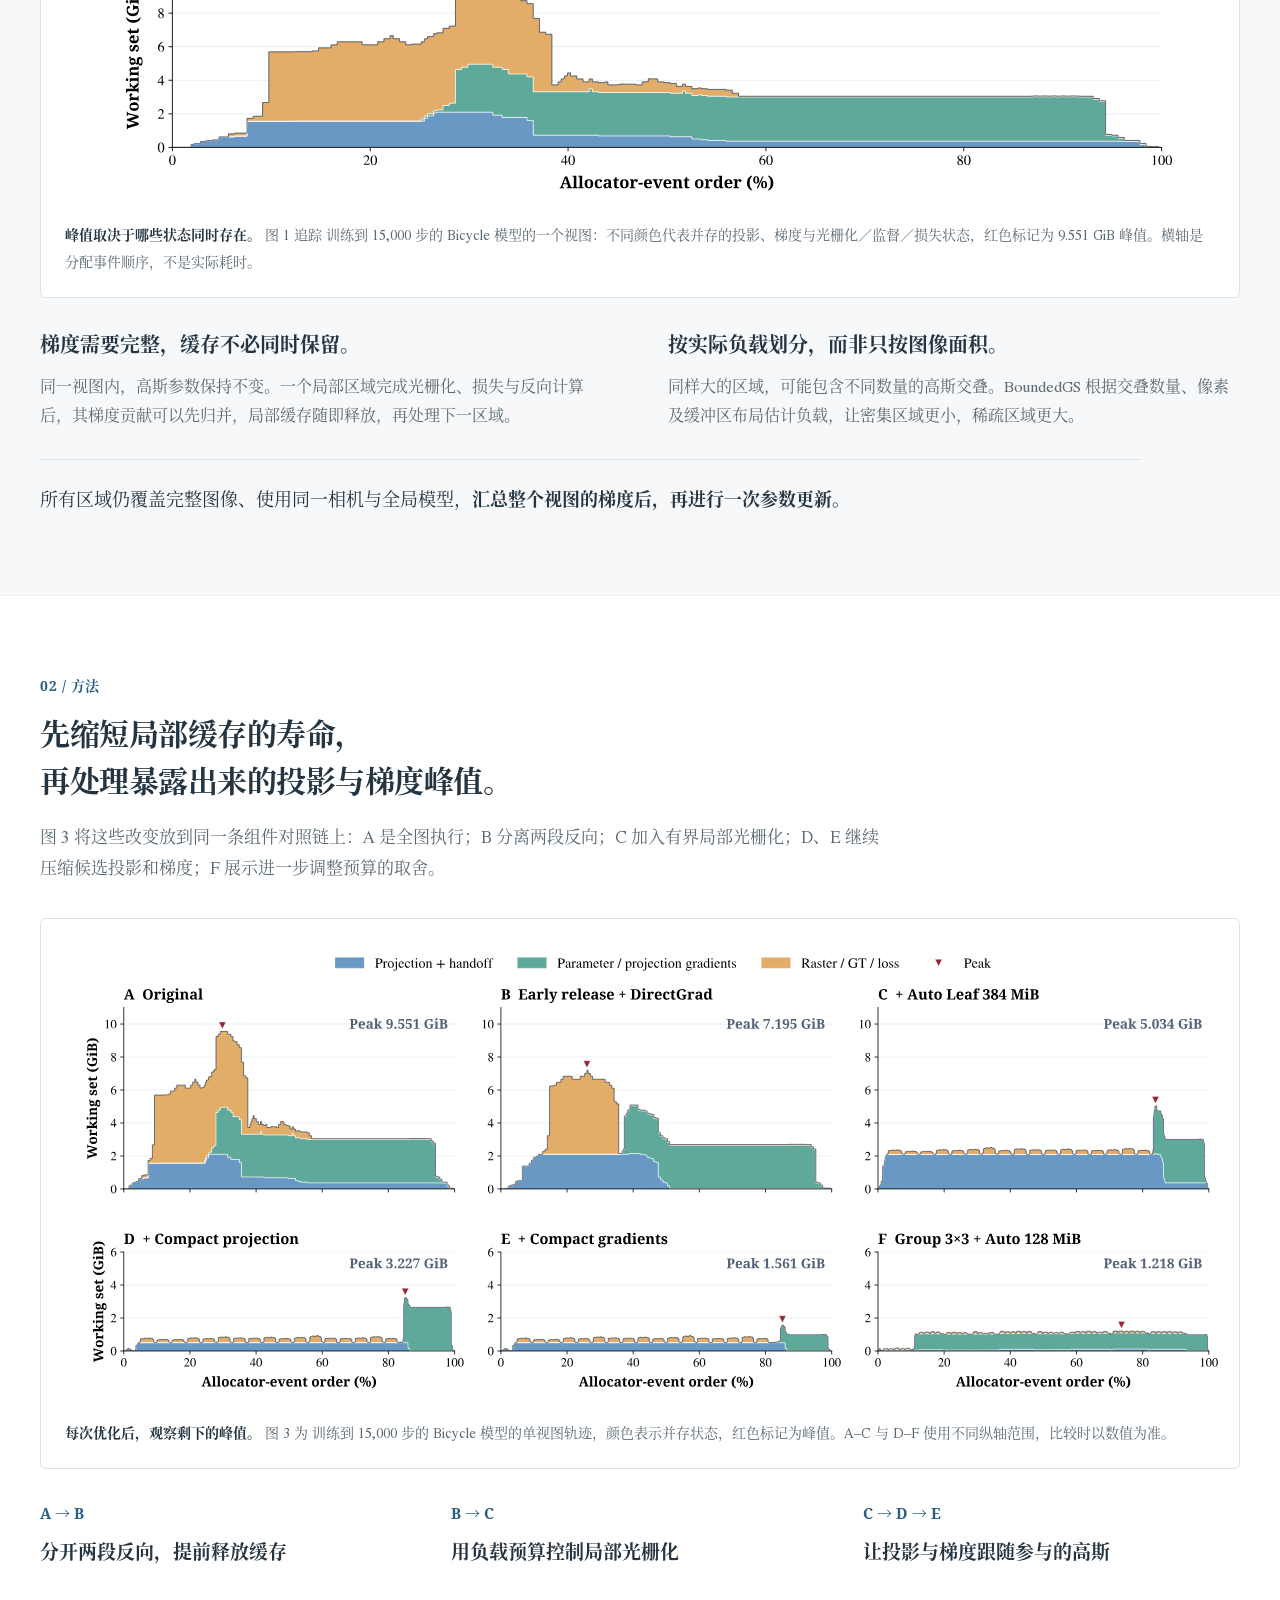
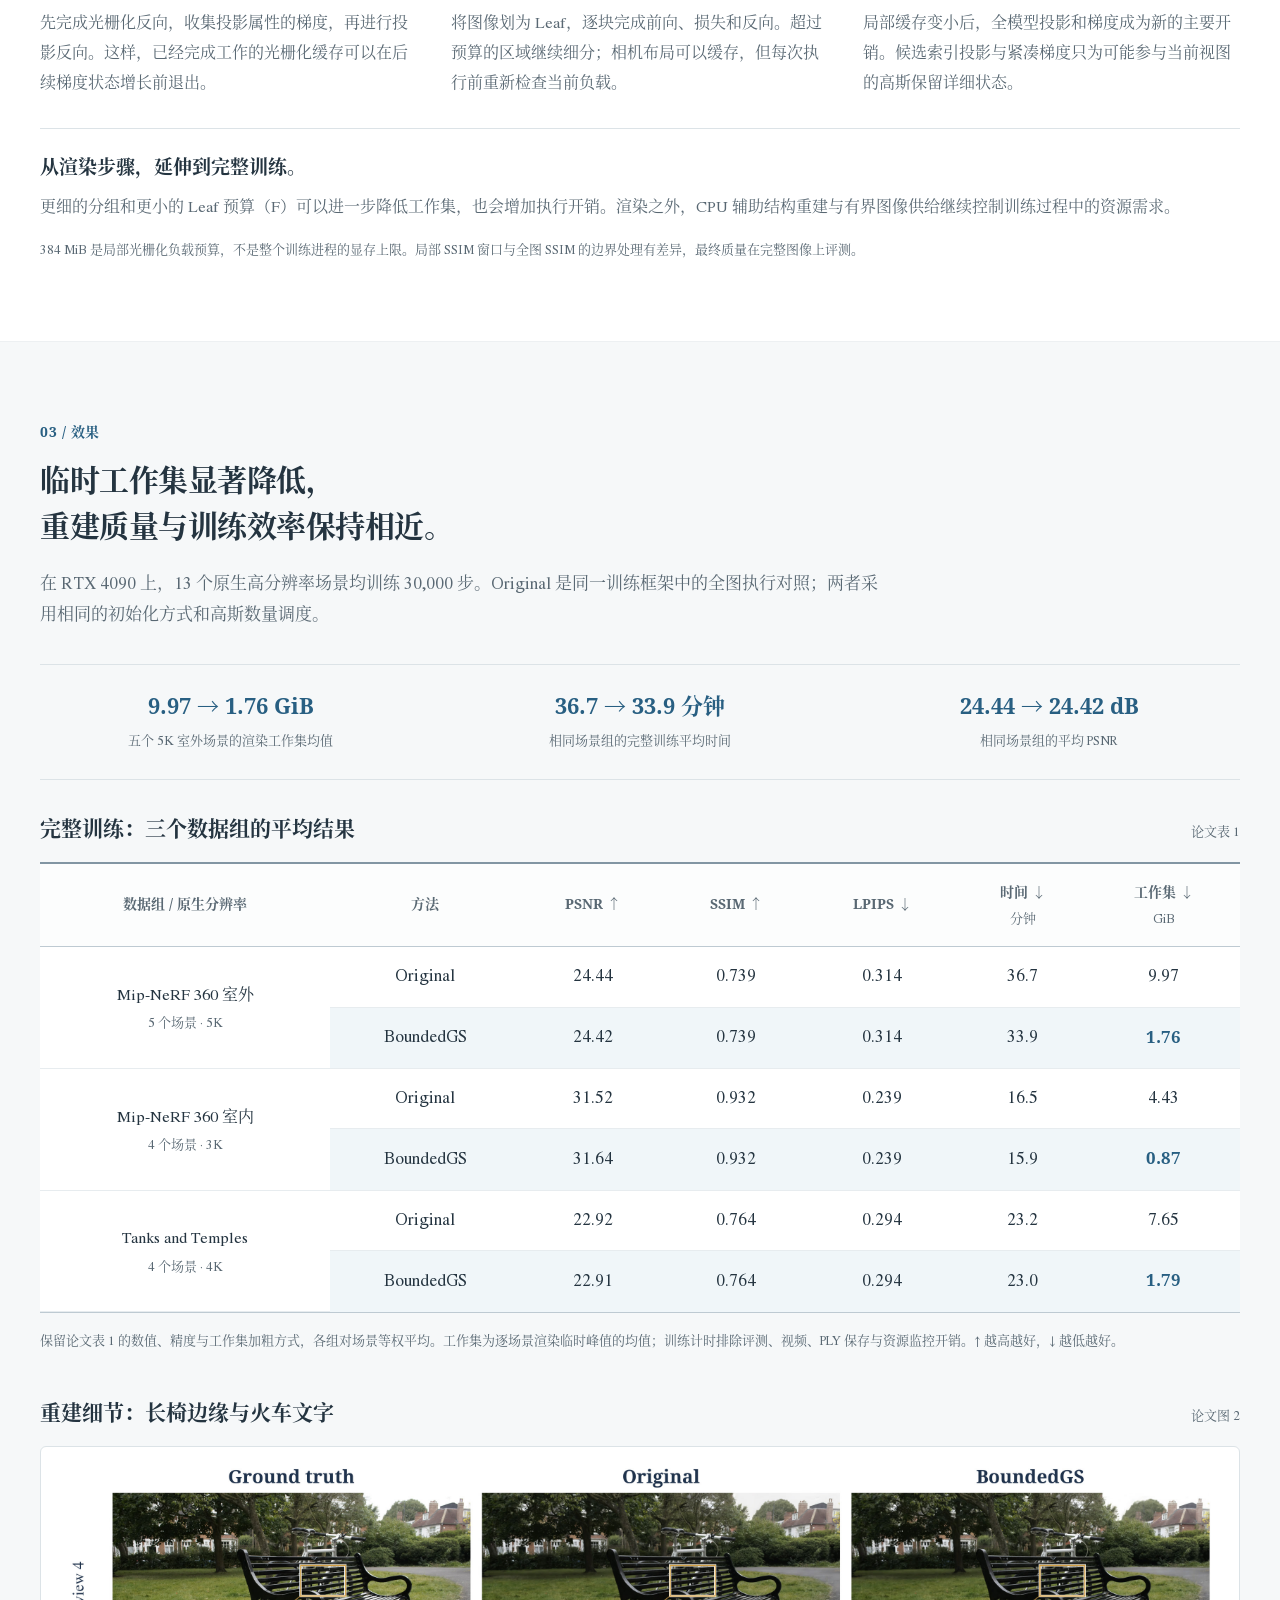
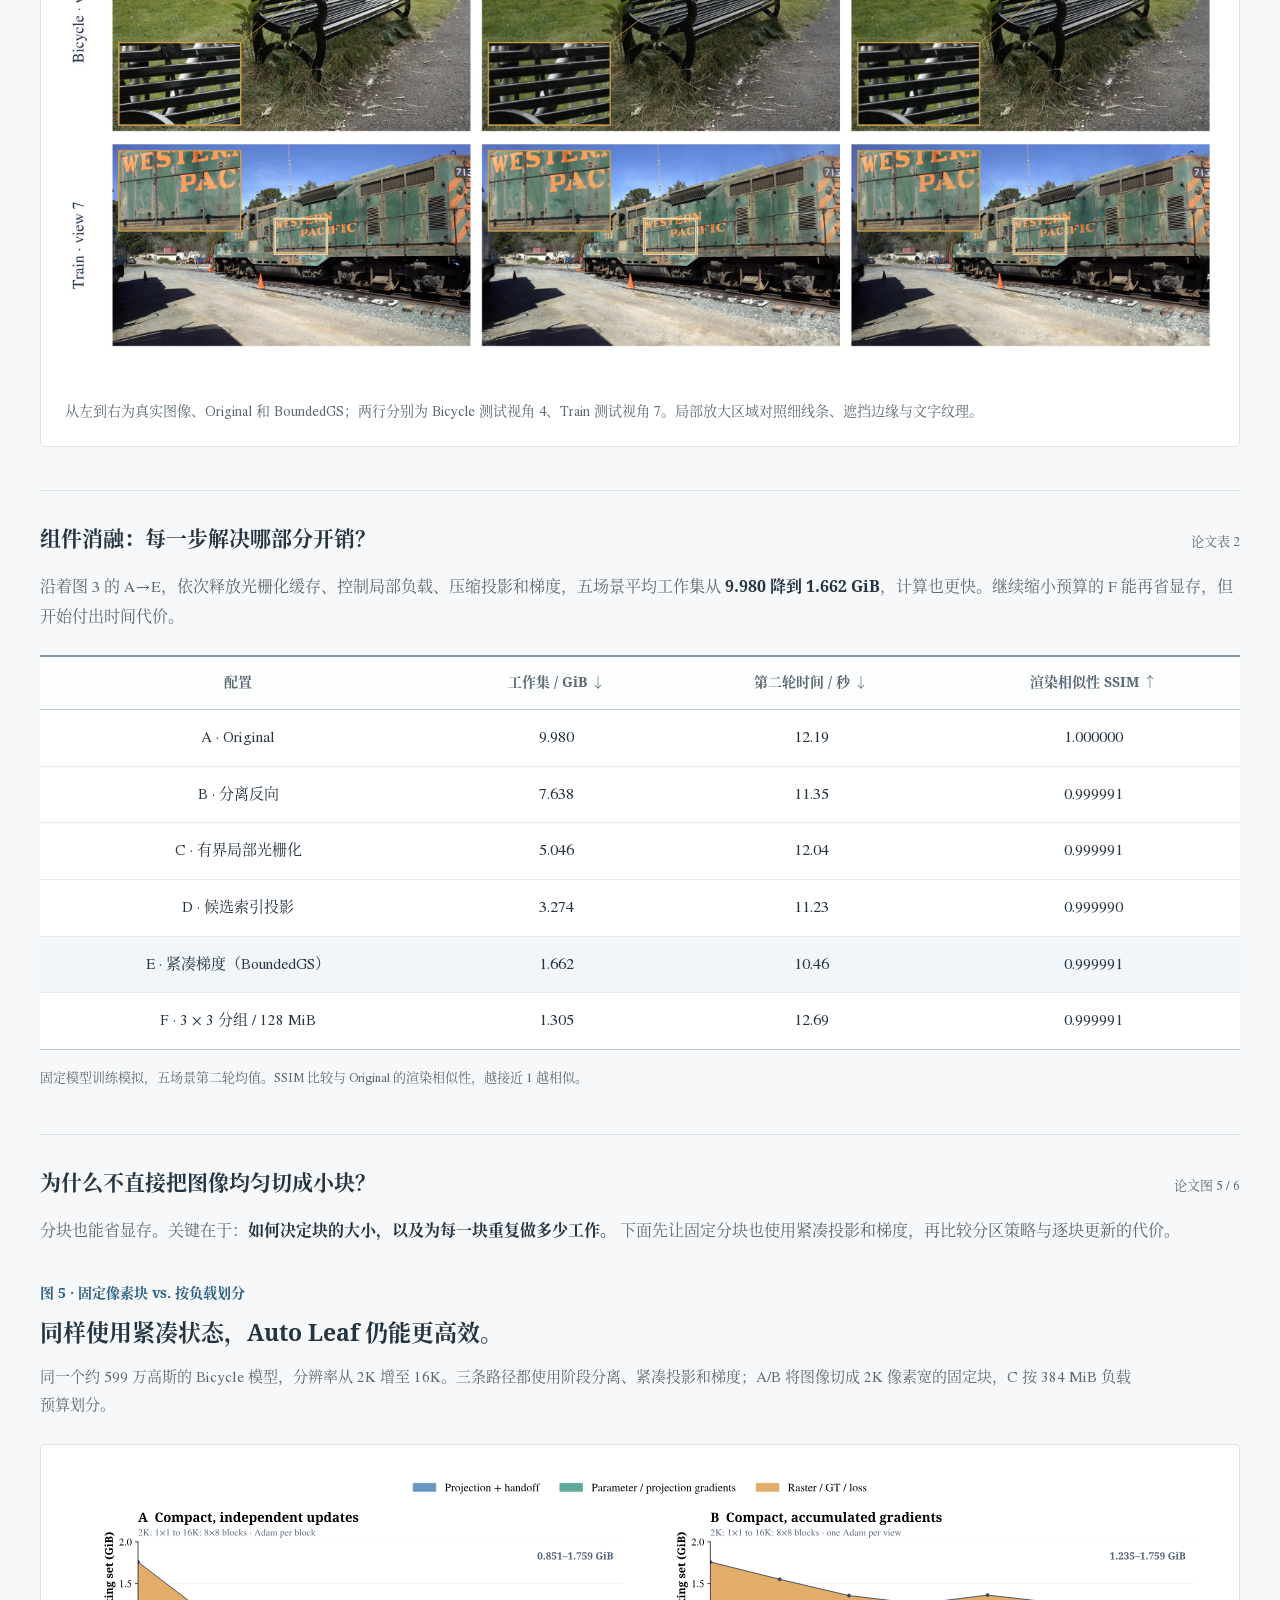
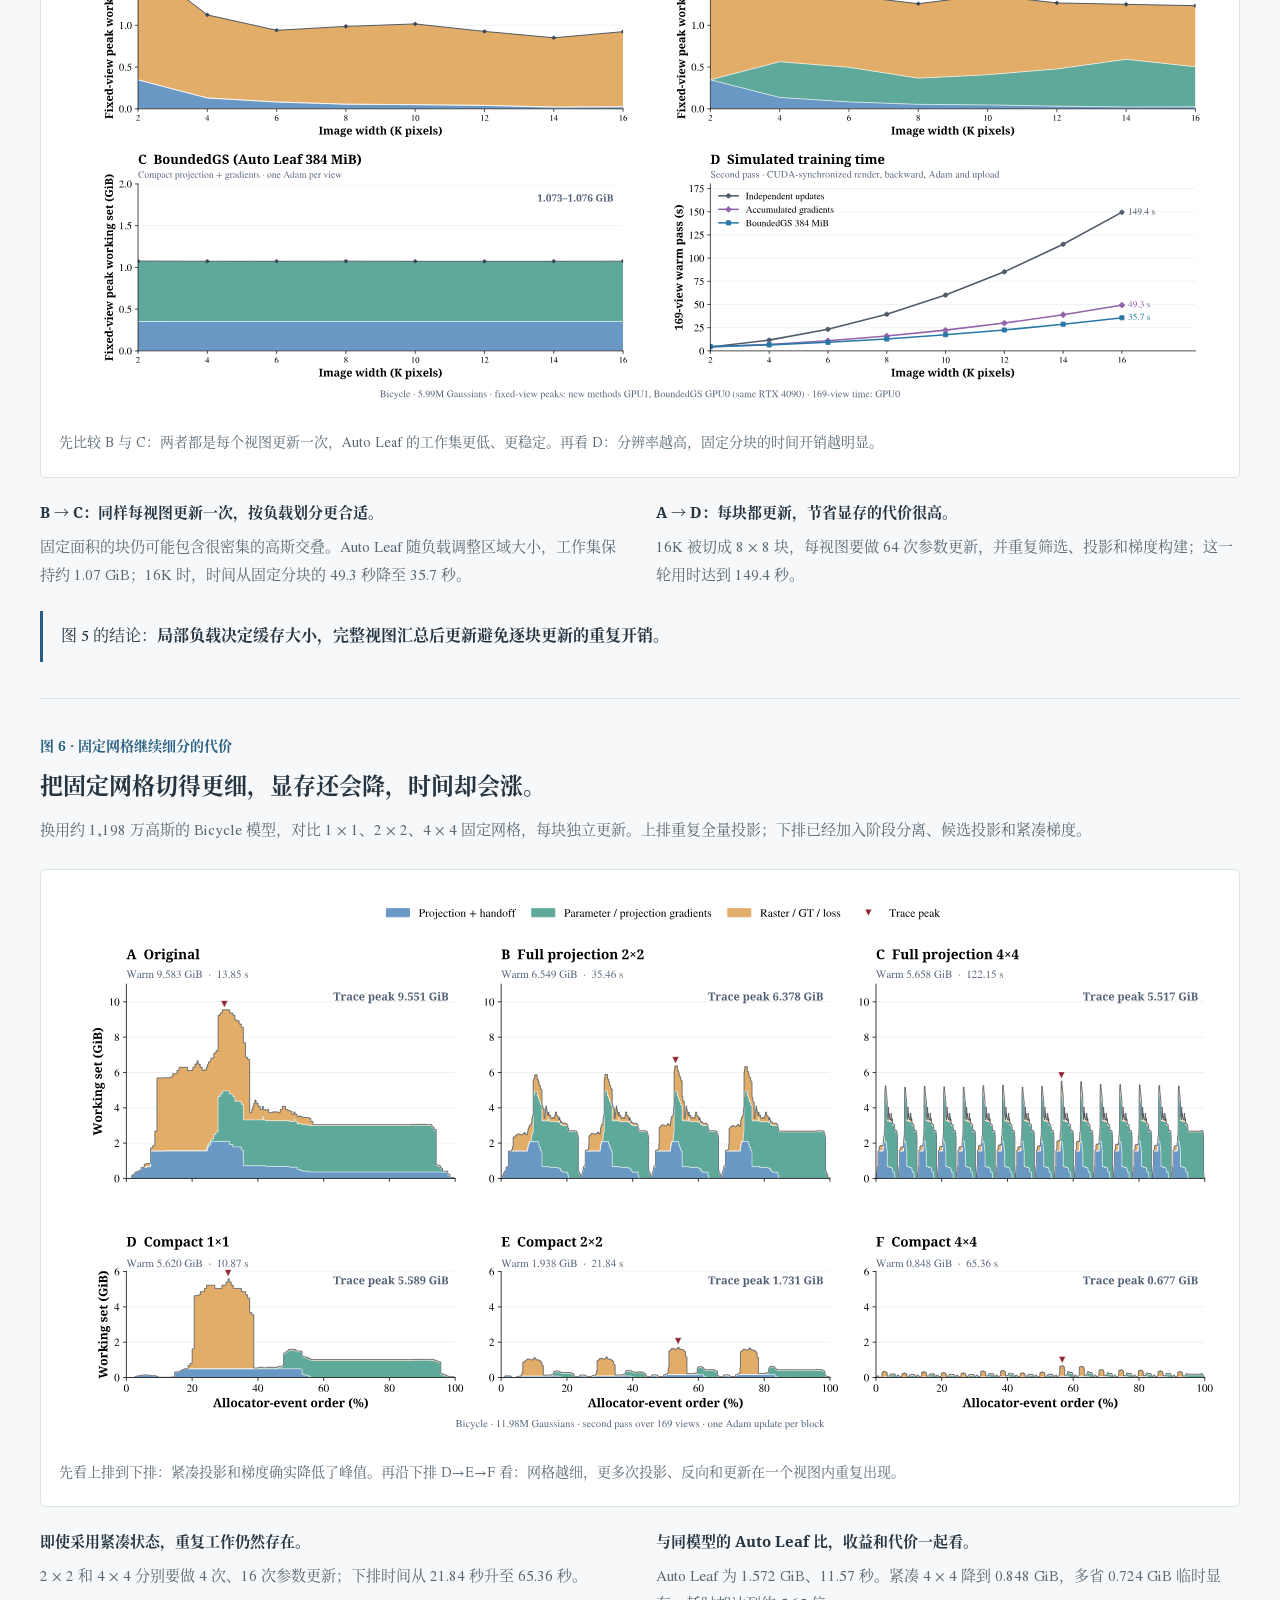
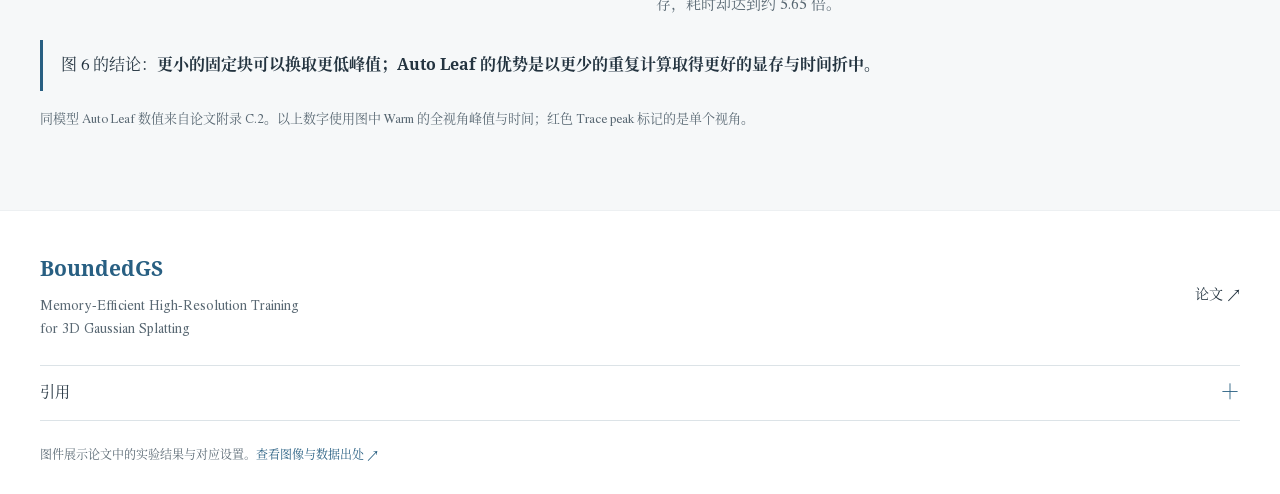
<file: zh.html>
<!doctype html>
<html lang="zh-CN">
<head>
  <meta charset="utf-8">
  <meta name="viewport" content="width=device-width, initial-scale=1">
  <meta name="theme-color" content="#285f82">
  <meta name="description" content="BoundedGS 面向高分辨率 3D Gaussian Splatting（3DGS）训练，在保留完整视图监督的同时控制活跃渲染工作集。查看方法、实验结果与论文。">
  <title>BoundedGS: Memory-Efficient High-Resolution Training for 3D Gaussian Splatting</title>
  <link rel="canonical" href="https://xiaobin2001.github.io/BoundedGS-Web/zh.html">
  <link rel="alternate" hreflang="en" href="https://xiaobin2001.github.io/BoundedGS-Web/">
  <link rel="alternate" hreflang="zh-CN" href="https://xiaobin2001.github.io/BoundedGS-Web/zh.html">
  <link rel="stylesheet" href="style.css?v=3ca6108b19dd">
  <link rel="preload" href="assets/fonts/STIXGeneral.ttf" as="font" type="font/ttf" crossorigin>
  <script src="app.js?v=c64445084d67" defer></script>
  <meta name="robots" content="index, follow, max-image-preview:large, max-snippet:-1, max-video-preview:-1">
  <meta name="author" content="Xiaobin Deng, Changyu Diao, Min Li, Duanqing Xu">
  <meta name="citation_title" content="BoundedGS: Memory-Efficient High-Resolution Training for 3D Gaussian Splatting">
  <meta name="citation_author" content="Xiaobin Deng">
  <meta name="citation_author" content="Changyu Diao">
  <meta name="citation_author" content="Min Li">
  <meta name="citation_author" content="Duanqing Xu">
  <meta name="citation_publication_date" content="2026/10/25">
  <meta name="citation_language" content="en">
  <meta name="citation_arxiv_id" content="2610.34233">
  <meta name="citation_abstract_html_url" content="https://arxiv.org/abs/2610.34233">
  <meta name="citation_pdf_url" content="https://xiaobin2001.github.io/BoundedGS-Web/assets/boundedgs-paper.pdf">
  <meta property="og:type" content="article">
  <meta property="og:url" content="https://xiaobin2001.github.io/BoundedGS-Web/zh.html">
  <meta property="og:site_name" content="BoundedGS">
  <meta property="og:title" content="BoundedGS: Memory-Efficient High-Resolution Training for 3D Gaussian Splatting">
  <meta property="og:description" content="BoundedGS 面向高分辨率 3D Gaussian Splatting（3DGS）训练，在保留完整视图监督的同时控制活跃渲染工作集。查看方法、实验结果与论文。">
  <meta property="og:locale" content="zh_CN">
  <meta property="og:locale:alternate" content="en_US">
  <meta name="twitter:card" content="summary">
  <meta name="twitter:title" content="BoundedGS: Memory-Efficient High-Resolution Training for 3D Gaussian Splatting">
  <meta name="twitter:description" content="BoundedGS 面向高分辨率 3D Gaussian Splatting（3DGS）训练，在保留完整视图监督的同时控制活跃渲染工作集。查看方法、实验结果与论文。">
  <link rel="alternate" hreflang="x-default" href="https://xiaobin2001.github.io/BoundedGS-Web/">
  <script type="application/ld+json">
{
  "@context": "https://schema.org",
  "@type": "ScholarlyArticle",
  "name": "BoundedGS: Memory-Efficient High-Resolution Training for 3D Gaussian Splatting",
  "headline": "BoundedGS: Memory-Efficient High-Resolution Training for 3D Gaussian Splatting",
  "description": "BoundedGS 面向高分辨率 3D Gaussian Splatting（3DGS）训练，在保留完整视图监督的同时控制活跃渲染工作集。查看方法、实验结果与论文。",
  "author": [
    {
      "@type": "Person",
      "name": "Xiaobin Deng",
      "affiliation": {
        "@type": "Organization",
        "name": "Zhejiang University"
      }
    },
    {
      "@type": "Person",
      "name": "Changyu Diao",
      "affiliation": {
        "@type": "Organization",
        "name": "Zhejiang University"
      }
    },
    {
      "@type": "Person",
      "name": "Min Li",
      "affiliation": {
        "@type": "Organization",
        "name": "Zhejiang University"
      }
    },
    {
      "@type": "Person",
      "name": "Duanqing Xu",
      "affiliation": {
        "@type": "Organization",
        "name": "Zhejiang University"
      }
    }
  ],
  "inLanguage": "en",
  "keywords": [
    "3D Gaussian Splatting",
    "3DGS",
    "high-resolution training",
    "GPU memory",
    "BoundedGS"
  ],
  "isAccessibleForFree": true,
  "encoding": {
    "@type": "MediaObject",
    "encodingFormat": "application/pdf",
    "contentUrl": "https://xiaobin2001.github.io/BoundedGS-Web/assets/boundedgs-paper.pdf"
  },
  "identifier": "arXiv:2610.34233",
  "url": "https://arxiv.org/abs/2610.34233",
  "datePublished": "2026-10-25",
  "mainEntityOfPage": "https://xiaobin2001.github.io/BoundedGS-Web/zh.html"
}
  </script>
</head>
<body>
  <a class="skip-link" href="#main">跳至正文</a>
  <header class="site-header"><div class="nav-shell">
    <a class="brand" href="#overview"><span class="brand-mark" aria-hidden="true">B</span>BoundedGS</a>
    <nav aria-label="章节导航"><a href="#overview">封面</a><a href="#insight">问题与洞见</a><a href="#method">方法</a><a href="#results">效果</a></nav>
    <div class="nav-actions"><a class="language-toggle" href="./" lang="en" hreflang="en" aria-label="Switch to English">English</a></div>
  </div></header>

  <main id="main">
    <section id="overview" class="paper-overview shell">
      <div id="paper-heading" class="paper-heading">
        <h1><span>BoundedGS：</span>面向高分辨率三维高斯泼溅的<br class="title-break">显存高效训练</h1>
        <p class="authors"><span class="author-name">Xiaobin Deng</span> <span class="author-name">Changyu Diao<sup>*</sup></span> <span class="author-name">Min Li</span> <span class="author-name">Duanqing Xu<sup>*</sup></span></p><p class="affiliation">浙江大学</p><p class="author-note">* 通讯作者。</p>
        <div class="resource-buttons"><a class="button primary" href="assets/boundedgs-paper.pdf" target="_blank" rel="noopener">Paper <span aria-hidden="true">↗</span></a><a class="button" href="https://arxiv.org/abs/2610.34233" target="_blank" rel="noopener">arXiv <span aria-hidden="true">↗</span></a><a class="button" href="https://github.com/XiaoBin2001/BoundedGS" target="_blank" rel="noopener">GitHub <span aria-hidden="true">↗</span></a><a class="button" href="#bibtex">Cite</a></div>
      </div>
      <div class="task-intro"><h2>保留完整视图监督，<span>控制高分辨率训练的临时显存开销。</span></h2></div>
      <p class="cover-setup"><strong>实验条件：同一模型，只提高图像分辨率。</strong> 从同一个 Bicycle 模型（约 599 万个高斯）出发，保持视角与视野不变，将图像宽度从 1K 增至 16K，对比训练计算的临时工作集、时间和 L1 损失。</p>
      <figure class="cover-figure">
        <img class="desktop-figure" src="assets/figures/figure-4.svg?v=d06d40685966" width="1417" height="385" fetchpriority="high" alt="图4：A 原始方法的光栅化临时显存随分辨率增长；B BoundedGS工作集约1.07GiB；C 训练计算更快，L1损失几乎一致。">
        <div class="figure-legend cover-legend"><span><i class="projection"></i>投影及阶段交接</span><span><i class="gradients"></i>参数／投影梯度</span><span><i class="raster"></i>光栅化／监督／损失</span><span><i class="extrapolation"></i>外推</span></div>
        <div class="cover-reading">
          <article class="cover-panel">
            <img class="mobile-figure" src="assets/figures/figure-4-a.svg?v=f8d131fe4b1f" width="430" height="345" alt="图4A：橙色光栅化状态随分辨率明显增长，Original在12K显存不足。">
            <p class="figure-reference">图 A · Original</p><h3>分辨率越高，光栅化缓存越大。</h3>
            <p>看不断增厚的橙色区域：原始训练逻辑把全图光栅化缓存保留到反向计算。像素和高斯交叠越多，临时工作集就越大，到了 12K 便显存不足。</p>
          </article>
          <article class="cover-panel">
            <img class="mobile-figure" src="assets/figures/figure-4-b.svg?v=89d696aebb31" width="430" height="345" loading="lazy" alt="图4B：BoundedGS在1K到16K的临时工作集保持1.073至1.077GiB，峰值时光栅化缓存已释放。">
            <p class="figure-reference">图 B · BoundedGS</p><h3>分辨率提高，工作集保持稳定。</h3>
            <p>从 1K 到 16K，曲线始终贴近 <strong>1.07 GiB</strong>。局部区域算完就释放，更多像素不再要求所有光栅化缓存同时驻留。</p>
            <p class="panel-note">这里没有橙色，是因为峰值出现在光栅化结束后的投影反向阶段，此时光栅化缓存已释放。<a href="#figure-3" data-component="e">到图 3 看缓存如何退出 ↘</a></p>
          </article>
          <article class="cover-panel">
            <img class="mobile-figure" src="assets/figures/figure-4-c.svg?v=a9186b93e692" width="480" height="345" loading="lazy" alt="图4C：11K时第二轮时间由21.76降至19.79秒，共同分辨率下L1损失最大相对差异约6.77乘10的负7次方。">
            <p class="figure-reference">图 C · 时间与计算一致性</p><h3>训练计算更快，L1 几乎一致。</h3>
            <p>蓝色时间曲线低于灰色：11K 时从 <strong>21.76 降至 19.79 秒</strong>。紫色差异曲线贴近零，两者 L1 损失的最大相对差异约 <strong>6.77 × 10<sup>−7</sup></strong>。</p>
          </article>
        </div>
        <figcaption class="figure-note">图 4 · 工作集指模型等常驻状态之外的临时显存。A/B 为同一视角的峰值组成；C 的时间来自 169 视角第二轮，L1 比较同一视角的计算结果。1K = 1,024 像素宽；Original 的虚线段为显存不足后的外推。</figcaption>
      </figure>
    </section>

    <section id="insight" class="section soft-section"><div class="shell">
      <div class="section-heading"><p class="section-number">01 / 问题与洞见</p><h2>完整视图需要完整的梯度，<br>局部缓存可以更早释放。</h2><p class="section-lead">提高图像分辨率，会增加像素和高斯与图像小块的交叠。它们产生的光栅化缓存与投影、梯度状态同时驻留，构成训练中的显存峰值。</p></div>
      <figure class="paper-figure trace-figure">
        <div class="figure-scroll" tabindex="0" role="region" aria-label="论文图1显存轨迹，窄屏可横向滚动"><img src="assets/figures/figure-1.svg?v=830bb8c14d6f" width="979" height="266" loading="lazy" alt="论文图1：Original一个视图的显存生命周期，投影、梯度和光栅化状态叠加形成9.551GiB的临时工作集峰值。"></div>
        <p class="scroll-hint">左右滑动查看完整图表 ↔</p>
        <figcaption><strong>峰值取决于哪些状态同时存在。</strong> 图 1 追踪 训练到 15,000 步的 Bicycle 模型的一个视图：不同颜色代表并存的投影、梯度与光栅化／监督／损失状态，红色标记为 9.551 GiB 峰值。横轴是分配事件顺序，不是实际耗时。</figcaption>
      </figure>
      <div class="insight-pair">
        <article><h3>梯度需要完整，缓存不必同时保留。</h3><p>同一视图内，高斯参数保持不变。一个局部区域完成光栅化、损失与反向计算后，其梯度贡献可以先归并，局部缓存随即释放，再处理下一区域。</p></article>
        <article><h3>按实际负载划分，而非只按图像面积。</h3><p>同样大的区域，可能包含不同数量的高斯交叠。BoundedGS 根据交叠数量、像素及缓冲区布局估计负载，让密集区域更小，稀疏区域更大。</p></article>
      </div>
      <p class="insight-statement">所有区域仍覆盖完整图像、使用同一相机与全局模型，<strong>汇总整个视图的梯度后，再进行一次参数更新。</strong></p>
    </div></section>

    <section id="method" class="section shell">
      <div class="section-heading"><p class="section-number">02 / 方法</p><h2>先缩短局部缓存的寿命，<br>再处理暴露出来的投影与梯度峰值。</h2><p class="section-lead">图 3 将这些改变放到同一条组件对照链上：A 是全图执行；B 分离两段反向；C 加入有界局部光栅化；D、E 继续压缩候选投影和梯度；F 展示进一步调整预算的取舍。</p></div>
      <figure class="paper-figure method-figure" id="figure-3">
        <img class="desktop-figure" src="assets/figures/figure-3.svg?v=8909034e1079" width="1166" height="461" loading="lazy" alt="论文图3：A到F六种配置的单视图工作集轨迹，依次分离反向、加入Auto Leaf、候选投影、紧凑梯度，再调整分组和Leaf预算。">
        <div class="mobile-components">
          <label for="component-panel">查看图 3 的配置</label>
          <select id="component-panel">
            <option value="a" data-src="assets/figures/figure-3-a.svg?v=5b14cd057d3e">A · Original 全图执行</option>
            <option value="b" data-src="assets/figures/figure-3-b.svg?v=b231a7f79177">B · 分离反向，提前释放</option>
            <option value="c" data-src="assets/figures/figure-3-c.svg?v=3bd484a36d70">C · 有界局部光栅化</option>
            <option value="d" data-src="assets/figures/figure-3-d.svg?v=78caf373a112">D · 候选索引投影</option>
            <option value="e" data-src="assets/figures/figure-3-e.svg?v=d09f77d85bdd">E · 紧凑参数梯度</option>
            <option value="f" data-src="assets/figures/figure-3-f.svg?v=ca1f35abca1a">F · 更激进的分组与预算</option>
          </select>
          <div class="figure-legend"><span><i class="projection"></i>投影及阶段交接</span><span><i class="gradients"></i>参数／投影梯度</span><span><i class="raster"></i>光栅化／监督／损失</span></div>
          <img id="component-image" src="assets/figures/figure-3-a.svg?v=5b14cd057d3e" width="398" height="222" loading="lazy" alt="图3A：Original 全图执行的工作集轨迹。">
          <p id="component-caption" class="figure-note" aria-live="polite">A：光栅化和反向状态在峰值附近同时驻留。</p>
          <p class="figure-note">横轴为分配事件从 0% 到 100% 的顺序；纵轴为工作集（GiB）。A–C 与 D–F 的纵轴范围不同。</p>
        </div>
        <figcaption><strong>每次优化后，观察剩下的峰值。</strong> 图 3 为 训练到 15,000 步的 Bicycle 模型的单视图轨迹，颜色表示并存状态，红色标记为峰值。A–C 与 D–F 使用不同纵轴范围，比较时以数值为准。</figcaption>
      </figure>
      <div class="method-explanations">
        <article><p class="figure-reference">A → B</p><h3>分开两段反向，提前释放缓存</h3><p>先完成光栅化反向，收集投影属性的梯度，再进行投影反向。这样，已经完成工作的光栅化缓存可以在后续梯度状态增长前退出。</p></article>
        <article><p class="figure-reference">B → C</p><h3>用负载预算控制局部光栅化</h3><p>将图像划为 Leaf，逐块完成前向、损失和反向。超过预算的区域继续细分；相机布局可以缓存，但每次执行前重新检查当前负载。</p></article>
        <article><p class="figure-reference">C → D → E</p><h3>让投影与梯度跟随参与的高斯</h3><p>局部缓存变小后，全模型投影和梯度成为新的主要开销。候选索引投影与紧凑梯度只为可能参与当前视图的高斯保留详细状态。</p></article>
      </div>
      <div class="method-system"><h3>从渲染步骤，延伸到完整训练。</h3><p>更细的分组和更小的 Leaf 预算（F）可以进一步降低工作集，也会增加执行开销。渲染之外，CPU 辅助结构重建与有界图像供给继续控制训练过程中的资源需求。</p></div>
      <p class="figure-note">384 MiB 是局部光栅化负载预算，不是整个训练进程的显存上限。局部 SSIM 窗口与全图 SSIM 的边界处理有差异，最终质量在完整图像上评测。</p>
    </section>

    <section id="results" class="section soft-section"><div class="shell">
      <div class="section-heading"><p class="section-number">03 / 效果</p><h2>临时工作集显著降低，<br>重建质量与训练效率保持相近。</h2><p class="section-lead">在 RTX 4090 上，13 个原生高分辨率场景均训练 30,000 步。Original 是同一训练框架中的全图执行对照；两者采用相同的初始化方式和高斯数量调度。</p></div>
      <div class="result-summary"><p><strong>9.97 → 1.76 GiB</strong><span>五个 5K 室外场景的渲染工作集均值</span></p><p><strong>36.7 → 33.9 分钟</strong><span>相同场景组的完整训练平均时间</span></p><p><strong>24.44 → 24.42 dB</strong><span>相同场景组的平均 PSNR</span></p></div>
      <div class="subsection-heading"><h3>完整训练：三个数据组的平均结果</h3><span>论文表 1</span></div>
      <div class="table-scroll" tabindex="0" role="region" aria-label="论文表1，窄屏可横向滚动"><table id="paper-table"><thead><tr><th scope="col">数据组 / 原生分辨率</th><th scope="col">方法</th><th scope="col">PSNR ↑</th><th scope="col">SSIM ↑</th><th scope="col">LPIPS ↓</th><th scope="col">时间 ↓<small>分钟</small></th><th scope="col">工作集 ↓<small>GiB</small></th></tr></thead><tbody>
        <tr><th rowspan="2" scope="rowgroup">Mip-NeRF 360 室外<small>5 个场景 · 5K</small></th><td>Original</td><td>24.44</td><td>0.739</td><td>0.314</td><td>36.7</td><td>9.97</td></tr>
        <tr class="ours"><td>BoundedGS</td><td>24.42</td><td>0.739</td><td>0.314</td><td>33.9</td><td><strong>1.76</strong></td></tr>
        <tr class="group-start"><th rowspan="2" scope="rowgroup">Mip-NeRF 360 室内<small>4 个场景 · 3K</small></th><td>Original</td><td>31.52</td><td>0.932</td><td>0.239</td><td>16.5</td><td>4.43</td></tr>
        <tr class="ours"><td>BoundedGS</td><td>31.64</td><td>0.932</td><td>0.239</td><td>15.9</td><td><strong>0.87</strong></td></tr>
        <tr class="group-start"><th rowspan="2" scope="rowgroup">Tanks and Temples<small>4 个场景 · 4K</small></th><td>Original</td><td>22.92</td><td>0.764</td><td>0.294</td><td>23.2</td><td>7.65</td></tr>
        <tr class="ours"><td>BoundedGS</td><td>22.91</td><td>0.764</td><td>0.294</td><td>23.0</td><td><strong>1.79</strong></td></tr>
      </tbody></table></div>
      <p class="scroll-hint">左右滑动查看完整表格 ↔</p>
      <p class="figure-note">保留论文表 1 的数值、精度与工作集加粗方式，各组对场景等权平均。工作集为逐场景渲染临时峰值的均值；训练计时排除评测、视频、PLY 保存与资源监控开销。↑ 越高越好，↓ 越低越好。</p>

      <div class="subsection-heading qualitative-heading"><h3>重建细节：长椅边缘与火车文字</h3><span>论文图 2</span></div>
      <figure class="paper-figure qualitative-figure"><div class="figure-scroll" tabindex="0" role="region" aria-label="论文图2质量对比，窄屏可横向滚动"><img src="assets/figures/figure-2.jpg?v=b9e5c9b0c337" width="3300" height="1470" loading="lazy" alt="论文图2：Bicycle和Train两行，每行依次为真实图像、Original和BoundedGS，保留长椅边缘和火车文字的局部放大插图。"></div><p class="scroll-hint">左右滑动对比三组图像 ↔</p><figcaption>从左到右为真实图像、Original 和 BoundedGS；两行分别为 Bicycle 测试视角 4、Train 测试视角 7。局部放大区域对照细线条、遮挡边缘与文字纹理。</figcaption></figure>

      <div class="evidence-block" id="component-ablation">
        <div class="subsection-heading"><h3>组件消融：每一步解决哪部分开销？</h3><span>论文表 2</span></div>
        <p class="evidence-lead">沿着图 3 的 A→E，依次释放光栅化缓存、控制局部负载、压缩投影和梯度，五场景平均工作集从 <strong>9.980 降到 1.662 GiB</strong>，计算也更快。继续缩小预算的 F 能再省显存，但开始付出时间代价。</p>
        <div class="table-scroll" tabindex="0" role="region" aria-label="组件消融结果，窄屏可横向滚动"><table class="detail-table"><thead><tr><th scope="col">配置</th><th scope="col">工作集 / GiB ↓</th><th scope="col">第二轮时间 / 秒 ↓</th><th scope="col">渲染相似性 SSIM ↑</th></tr></thead><tbody id="component-rows"><tr><td>A · Original</td><td>9.980</td><td>12.19</td><td>1.000000</td></tr><tr><td>B · 分离反向</td><td>7.638</td><td>11.35</td><td>0.999991</td></tr><tr><td>C · 有界局部光栅化</td><td>5.046</td><td>12.04</td><td>0.999991</td></tr><tr><td>D · 候选索引投影</td><td>3.274</td><td>11.23</td><td>0.999990</td></tr><tr class="ours"><td>E · 紧凑梯度（BoundedGS）</td><td>1.662</td><td>10.46</td><td>0.999991</td></tr><tr><td>F · 3 × 3 分组 / 128 MiB</td><td>1.305</td><td>12.69</td><td>0.999991</td></tr></tbody></table></div>
        <p class="scroll-hint">左右滑动查看完整表格 ↔</p>
        <p class="figure-note">固定模型训练模拟，五场景第二轮均值。SSIM 比较与 Original 的渲染相似性，越接近 1 越相似。</p>
      </div>

      <div class="evidence-block supplementary-figures" id="block-comparisons">
        <div class="subsection-heading"><h3>为什么不直接把图像均匀切成小块？</h3><span>论文图 5 / 6</span></div>
        <p class="evidence-lead">分块也能省显存。关键在于：<strong>如何决定块的大小，以及为每一块重复做多少工作。</strong> 下面先让固定分块也使用紧凑投影和梯度，再比较分区策略与逐块更新的代价。</p>
        <article class="comparison-story" id="figure-5">
          <p class="figure-reference">图 5 · 固定像素块 vs. 按负载划分</p>
          <h3>同样使用紧凑状态，Auto Leaf 仍能更高效。</h3>
          <p class="comparison-setup">同一个约 599 万高斯的 Bicycle 模型，分辨率从 2K 增至 16K。三条路径都使用阶段分离、紧凑投影和梯度；A/B 将图像切成 2K 像素宽的固定块，C 按 384 MiB 负载预算划分。</p>
          <figure><div class="figure-scroll" tabindex="0" role="region" aria-label="论文图5，窄屏可横向滚动"><img src="assets/figures/figure-5.svg?v=bf9b69fb2163" width="1339" height="634" loading="lazy" alt="图5：A 每个固定块独立更新；B 固定块累积梯度后更新；C Auto Leaf；D 对比时间。16K时三者分别149.4、49.3和35.7秒。"></div><p class="scroll-hint">左右滑动查看四个子图 ↔</p><figcaption>先比较 B 与 C：两者都是每个视图更新一次，Auto Leaf 的工作集更低、更稳定。再看 D：分辨率越高，固定分块的时间开销越明显。</figcaption></figure>
          <div class="comparison-reading">
            <p><strong>B → C：同样每视图更新一次，按负载划分更合适。</strong> 固定面积的块仍可能包含很密集的高斯交叠。Auto Leaf 随负载调整区域大小，工作集保持约 1.07 GiB；16K 时，时间从固定分块的 49.3 秒降至 35.7 秒。</p>
            <p><strong>A → D：每块都更新，节省显存的代价很高。</strong> 16K 被切成 8 × 8 块，每视图要做 64 次参数更新，并重复筛选、投影和梯度构建；这一轮用时达到 149.4 秒。</p>
          </div>
          <p class="comparison-takeaway">图 5 的结论：<strong>局部负载决定缓存大小，完整视图汇总后更新避免逐块更新的重复开销。</strong></p>
        </article>
        <article class="comparison-story" id="figure-6">
          <p class="figure-reference">图 6 · 固定网格继续细分的代价</p>
          <h3>把固定网格切得更细，显存还会降，时间却会涨。</h3>
          <p class="comparison-setup">换用约 1,198 万高斯的 Bicycle 模型，对比 1 × 1、2 × 2、4 × 4 固定网格，每块独立更新。上排重复全量投影；下排已经加入阶段分离、候选投影和紧凑梯度。</p>
          <figure><div class="figure-scroll" tabindex="0" role="region" aria-label="论文图6，窄屏可横向滚动"><img src="assets/figures/figure-6.svg?v=3bd4f1bd3a31" width="1210" height="576" loading="lazy" alt="图6：固定网格细分和紧凑状态降低工作集，但每块独立更新会重复计算。紧凑4乘4用时65.36秒，约为同模型Auto Leaf的5.65倍。"></div><p class="scroll-hint">左右滑动查看六个子图 ↔</p><figcaption>先看上排到下排：紧凑投影和梯度确实降低了峰值。再沿下排 D→E→F 看：网格越细，更多次投影、反向和更新在一个视图内重复出现。</figcaption></figure>
          <div class="comparison-reading">
            <p><strong>即使采用紧凑状态，重复工作仍然存在。</strong> 2 × 2 和 4 × 4 分别要做 4 次、16 次参数更新；下排时间从 21.84 秒升至 65.36 秒。</p>
            <p><strong>与同模型的 Auto Leaf 比，收益和代价一起看。</strong> Auto Leaf 为 1.572 GiB、11.57 秒。紧凑 4 × 4 降到 0.848 GiB，多省 0.724 GiB 临时显存，耗时却达到约 5.65 倍。</p>
          </div>
          <p class="comparison-takeaway">图 6 的结论：<strong>更小的固定块可以换取更低峰值；Auto Leaf 的优势是以更少的重复计算取得更好的显存与时间折中。</strong></p>
          <p class="figure-note">同模型 Auto Leaf 数值来自论文附录 C.2。以上数字使用图中 Warm 的全视角峰值与时间；红色 Trace peak 标记的是单个视角。</p>
        </article>
      </div>
    </div></section>
  </main>

  <footer class="shell site-footer" id="citation"><div class="footer-top"><div><a class="brand" href="#overview">BoundedGS</a><p>Memory-Efficient High-Resolution Training<br>for 3D Gaussian Splatting</p></div><div class="footer-links"><a href="assets/boundedgs-paper.pdf" target="_blank" rel="noopener">论文 ↗</a></div></div><details class="citation-details"><summary>引用 <span aria-hidden="true">＋</span></summary><div class="citation-body"><pre id="bibtex">@misc{deng2026boundedgsmemoryefficienthighresolutiontraining,
      title={BoundedGS: Memory-Efficient High-Resolution Training for 3D Gaussian Splatting},
      author={Xiaobin Deng and Changyu Diao and Min Li and Duanqing Xu},
      year={2026},
      eprint={2610.34233},
      archivePrefix={arXiv},
      primaryClass={cs.CV},
      url={https://arxiv.org/abs/2610.34233},
}</pre><button class="button" id="copy-citation">复制 BibTeX</button><span id="copy-status" role="status"></span></div></details><p class="footer-note">图件展示论文中的实验结果与对应设置。<a href="asset-sources.json" target="_blank" rel="noopener">查看图像与数据出处 ↗</a></p></footer>
</body>
</html>
</file>
<file: style.css>
@font-face{font-family:STIXGeneral;src:url('assets/fonts/STIXGeneral.ttf') format('truetype');font-weight:400;font-style:normal;font-display:swap}
@font-face{font-family:'Droid Serif';src:url('assets/fonts/DroidSerif-Bold.ttf') format('truetype');font-weight:700;font-style:normal;font-display:swap}
@font-face{font-family:'Noto Serif SC';src:url('assets/fonts/NotoSerifSC-Regular.woff?v=6501ba1ce9b4') format('woff');font-weight:400;font-style:normal;font-display:swap}
@font-face{font-family:'Noto Serif SC';src:url('assets/fonts/NotoSerifSC-Bold.woff?v=eb372331c6d0') format('woff');font-weight:700;font-style:normal;font-display:swap}
:root{--ink:#243440;--muted:#596873;--blue:#285f82;--line:#dce3e7;--soft:#f6f8f9;--projection:#6a98c5;--gradient:#5ea99a;--raster:#e1ad68}
*{box-sizing:border-box}
html{scroll-behavior:smooth;scroll-padding-top:90px}
body{margin:0;background:#fff;color:var(--ink);font:400 17px/1.85 STIXGeneral,'Noto Serif SC';font-synthesis:none;-webkit-font-smoothing:antialiased}
h1,h2,h3,strong,b,th,.brand,.button,.section-number,.figure-reference{font-family:'Droid Serif','Noto Serif SC';font-weight:700}
h1,h2,h3,p{margin-top:0}h1,h2,h3{line-height:1.55}p{margin-bottom:18px}h1{font-size:33px;letter-spacing:-.8px}h2{font-size:30px;letter-spacing:-.5px;margin-bottom:18px}h3{font-size:20px;margin-bottom:12px}
a{color:inherit;text-decoration:none}a:hover{color:var(--blue)}button,select{font:inherit;color:inherit;cursor:pointer}a,button,select,summary{touch-action:manipulation}a:focus-visible,button:focus-visible,select:focus-visible,summary:focus-visible,[tabindex]:focus-visible{outline:3px solid #3986b6;outline-offset:4px}
img{display:block;max-width:100%;height:auto}figure{margin:0}figcaption{font-size:14px;line-height:1.9;color:var(--muted);margin-top:16px}figcaption strong{color:var(--ink)}small{font-size:13px}
.shell{width:min(1200px,calc(100% - 80px));margin-inline:auto}.section{padding-block:78px}.soft-section{background:var(--soft);border-block:1px solid #edf0f2}.section-heading{max-width:900px;margin-bottom:32px}.section-number{color:var(--blue);font-size:14px;letter-spacing:.04em;margin-bottom:12px}.section-lead{max-width:850px;color:var(--muted);margin-bottom:0}.figure-note{color:var(--muted);font-size:13px;line-height:1.9;margin:16px 0 0}
.sr-only{position:absolute;width:1px;height:1px;padding:0;margin:-1px;overflow:hidden;clip:rect(0,0,0,0);white-space:nowrap;border:0}.skip-link{position:fixed;left:16px;top:-90px;z-index:100;background:#fff;padding:12px}.skip-link:focus{top:12px}
.site-header{position:sticky;top:0;z-index:30;background:rgba(255,255,255,.98);border-bottom:1px solid var(--line)}.nav-shell{width:min(1360px,calc(100% - 64px));min-height:64px;display:flex;align-items:center;gap:32px;margin:auto}.brand{display:inline-flex;align-items:center;gap:9px;font-size:21px;white-space:nowrap}.brand-mark{width:26px;height:28px;background:var(--blue);color:white;display:grid;place-items:center;line-height:1;border-radius:3px;font-size:20px}.nav-shell nav{display:flex;gap:28px;margin-left:auto;font-size:14px;white-space:nowrap}
.paper-overview{padding-top:34px;padding-bottom:42px}.paper-heading{text-align:center}.paper-heading h1{margin:0 auto 12px;max-width:1150px}.paper-heading h1>span{color:var(--blue)}.authors{font-size:16px;color:var(--muted);margin-bottom:15px}.authors span{margin-inline:10px}.resource-buttons{display:flex;justify-content:center;gap:10px}.button{display:inline-flex;align-items:center;justify-content:center;gap:16px;border:1px solid var(--line);border-radius:5px;background:#fff;padding:7px 19px;font-size:14px;line-height:1.6;transition:background .15s}.button:hover{background:var(--soft)}.button.primary{background:var(--blue);color:white;border-color:var(--blue)}.button.primary:hover{background:#1e4e6d}
.task-intro{text-align:center;margin:28px 0 17px}.task-intro h2{font-size:22px;line-height:1.65;letter-spacing:0;margin:0}.task-intro h2 span{display:inline-block}.cover-figure>img{width:100%}.cover-figure figcaption{margin:13px auto 0;max-width:1140px}.result-summary{display:grid;grid-template-columns:repeat(3,minmax(0,1fr));gap:28px}.result-summary p{margin:0;display:flex;flex-direction:column;gap:5px;text-align:center}.result-summary span{font-size:13px;color:var(--muted)}
.paper-figure{padding:24px 24px 20px;background:#fff;border:1px solid var(--line);border-radius:6px}.paper-figure img{width:100%}.figure-scroll{overflow-x:auto;overscroll-behavior-x:contain}.trace-figure{padding-top:29px}.trace-figure img{max-width:1080px;margin-inline:auto}.insight-pair{display:grid;grid-template-columns:1fr 1fr;gap:55px;margin-top:32px}.insight-pair p,.method-explanations p,.method-system p{color:var(--muted);font-size:16px;margin-bottom:0}.insight-statement{border-top:1px solid var(--line);padding-top:23px;margin:27px 0 0;font-size:18px;max-width:1100px}
.method-figure{padding-inline:15px}.method-figure figcaption{padding-inline:9px}.method-explanations{display:grid;grid-template-columns:repeat(3,minmax(0,1fr));gap:34px;margin-top:32px}.method-explanations .figure-reference{color:var(--blue);font-size:15px;margin-bottom:8px}.method-explanations h3{font-size:19px;line-height:1.65;min-height:3.3em;margin-bottom:10px}.method-system{border-top:1px solid var(--line);padding-top:24px;margin-top:30px}.method-system h3{font-size:19px;margin-bottom:10px}.mobile-components,.scroll-hint{display:none}.figure-legend{display:flex;flex-wrap:wrap;gap:5px 14px;font-size:12px;line-height:1.8;color:var(--muted)}.figure-legend span{display:inline-flex;align-items:center;gap:6px}.figure-legend i{display:inline-block;width:12px;height:9px;border-radius:1px}.projection{background:var(--projection)}.gradients{background:var(--gradient)}.raster{background:var(--raster)}.figure-legend .extrapolation{height:0;border-top:2px dashed #798894;border-radius:0}
.result-summary{padding:24px 0 26px;margin-bottom:33px;border-block:1px solid var(--line)}.result-summary strong{font-size:22px;color:var(--blue);line-height:1.6;white-space:nowrap}.subsection-heading{display:flex;align-items:baseline;justify-content:space-between;gap:20px;margin-bottom:17px}.subsection-heading h3{margin:0;font-size:21px}.subsection-heading>span{font-size:13px;color:var(--muted);white-space:nowrap}.table-scroll{overflow-x:auto;overscroll-behavior-x:contain;border-top:2px solid #8296a3;border-bottom:1px solid #becad2;background:white}table{border-collapse:collapse;width:100%;font-variant-numeric:tabular-nums;text-align:center;font-size:17px}th,td{padding:14px 17px;border-bottom:1px solid #e7ecef;white-space:nowrap}thead th{font-size:14px;color:var(--muted);background:#fcfdfd;padding-block:16px;border-bottom:1px solid #becad2}th small{display:block;font-family:STIXGeneral,'Noto Serif SC';font-weight:400;line-height:1.6;color:var(--muted);margin-top:3px}tbody th{font-size:16px;padding-inline:21px;background:#fff;font-weight:400;font-family:STIXGeneral,'Noto Serif SC'}.ours td{background:#f0f6f9}.ours strong{color:var(--blue)}.group-start th,.group-start td{border-top:1px solid #becad2}tbody tr:last-child td{border-bottom:0}.qualitative-heading{margin-top:43px}.qualitative-figure{padding:18px 18px 20px}.qualitative-figure figcaption{padding-inline:6px}
summary{cursor:pointer;list-style:none;display:flex;align-items:center;justify-content:space-between;gap:20px;padding:19px 0;font-size:17px}summary::-webkit-details-marker{display:none}summary>span:last-child{color:var(--blue);font-size:20px;line-height:1;transition:transform .15s}.citation-details[open]>summary>span{transform:rotate(45deg)}select{border:1px solid #c8d3da;border-radius:4px;background:#fff;padding:8px 30px 8px 12px;font-size:15px;max-width:100%}.detail-table{font-size:16px}.detail-table th,.detail-table td{padding:13px 18px}.detail-table td:first-child{font-size:15px}.supplementary-figures figure{padding:20px 18px;background:white;border:1px solid var(--line);border-radius:5px;margin-top:24px}.supplementary-figures img{width:100%}
.site-footer{padding-block:39px 28px;scroll-margin-top:18px}.footer-top{display:flex;justify-content:space-between;gap:30px}.footer-top .brand{color:var(--blue)}.footer-top p{font-size:14px;line-height:1.6;color:var(--muted);margin:7px 0 0}.footer-links{display:flex;gap:24px;font-size:14px;align-self:center}.citation-details{margin-top:25px;border-block:1px solid var(--line)}.citation-details summary{font-size:15px;padding-block:13px}.citation-body{padding-bottom:20px}.citation-body pre{font:400 14px/1.8 STIXGeneral,'Noto Serif SC';white-space:pre-wrap;overflow-wrap:anywhere;background:var(--soft);padding:20px;margin:0 0 14px}.citation-body .button{font-size:13px}#copy-status{margin-left:15px;font-size:13px;color:var(--muted)}.footer-note{font-size:12px;color:var(--muted);margin:23px 0 0}.footer-note a{color:var(--blue)}
@media(min-width:1600px){.paper-overview{padding-top:47px}.paper-heading h1{font-size:35px}.task-intro{margin-top:33px;margin-bottom:22px}}
@media(max-width:1000px){.shell{width:calc(100% - 56px)}.nav-shell{width:calc(100% - 40px);gap:20px}.nav-shell nav{gap:20px}.paper-heading h1{font-size:30px}.result-summary{gap:18px}.result-summary strong{font-size:19px}.method-explanations{gap:24px}.method-explanations h3{font-size:17px}.method-explanations p{font-size:15px}.insight-pair{gap:35px}.paper-figure{padding:18px}.method-figure{padding-inline:10px}#paper-table{min-width:870px}.section{padding-block:64px}}
@media(max-width:760px){html{scroll-padding-top:105px}.shell{width:calc(100% - 36px)}body{font-size:16px}.nav-shell{min-height:88px;flex-wrap:wrap;gap:0 16px;padding:11px 0 8px}.brand{font-size:19px}.brand-mark{width:23px;height:25px;font-size:18px}.nav-shell nav{order:3;flex-basis:100%;justify-content:space-between;gap:18px;margin-top:7px;font-size:13px}.paper-overview{padding-top:29px;padding-bottom:33px}.paper-heading h1{font-size:27px;line-height:1.65;letter-spacing:-.5px}.title-break{display:none}.authors{font-size:14px;margin-top:14px}.resource-buttons{margin-top:15px}.task-intro{margin-top:29px;margin-bottom:22px}.task-intro h2{font-size:19px}.task-intro h2 span{display:inline}.desktop-figure{display:none!important}.mobile-components{display:block}.scroll-hint{display:block;color:var(--blue);font-size:12px;margin:10px 0 0}.cover-figure figcaption{margin-top:18px}.result-summary{grid-template-columns:1fr;gap:0}.result-summary p{padding-block:17px;gap:4px;border-bottom:1px solid var(--line)}.result-summary p:last-child{border-bottom:0}.result-summary strong{font-size:24px}.result-summary span{font-size:13px}.section{padding-block:49px}h2{font-size:26px;line-height:1.65;margin-bottom:16px}.section-number{font-size:13px;margin-bottom:12px}.section-heading{margin-bottom:26px}.section-lead{font-size:16px}.paper-figure{padding:16px 12px;border-radius:4px}.trace-figure img{min-width:790px}figcaption{font-size:13px;margin-top:16px}.figure-note{font-size:12px}.insight-pair{grid-template-columns:1fr;gap:25px;margin-top:27px}.insight-pair p{font-size:15px}.insight-pair h3{font-size:19px}.insight-statement{font-size:16px;padding-top:21px;margin-top:26px}.mobile-components>label{display:block;font-size:14px;margin:0 4px 9px}.mobile-components select{width:calc(100% - 8px);margin:0 4px 16px;font-size:14px}.mobile-components .figure-legend{padding-inline:4px;margin-bottom:16px}.mobile-components .figure-note{margin:12px 4px 0}.method-figure figcaption{border-top:1px solid var(--line);padding:15px 4px 0;margin-top:17px}.method-explanations{grid-template-columns:1fr;gap:26px;margin-top:29px}.method-explanations h3{min-height:0;font-size:19px;margin-bottom:9px}.method-explanations .figure-reference{font-size:14px;margin-bottom:7px}.method-explanations p{font-size:15px}.method-system{padding-top:24px;margin-top:26px}.method-system p{font-size:15px}.result-summary{padding-block:0;margin-bottom:29px;border-bottom:0}.subsection-heading{gap:10px;margin-bottom:16px}.subsection-heading h3{font-size:19px}.subsection-heading>span{font-size:12px}.qualitative-heading{margin-top:33px}.qualitative-figure img{min-width:960px}.qualitative-figure figcaption{padding:0}.detail-table{min-width:750px}.supplementary-figures figure{padding:14px 10px}.supplementary-figures img{min-width:1000px}.site-footer{padding-block:29px 24px}.footer-top{gap:20px}.footer-links{flex-direction:column;gap:10px;font-size:13px}.footer-top p{font-size:12px}.footer-note{font-size:12px}.citation-body pre{font-size:13px;padding:15px}#copy-status{display:block;margin:9px 0 0}}
@media(max-width:360px){.paper-heading h1{font-size:24px}.task-intro h2{font-size:18px}.nav-shell nav{gap:10px;font-size:12px}.shell{width:calc(100% - 28px)}.nav-shell{width:calc(100% - 28px)}h2{font-size:23px}.subsection-heading h3{font-size:17px}.result-summary strong{font-size:22px}.footer-top{flex-direction:column}.footer-links{flex-direction:row;align-self:flex-start}.figure-legend{font-size:11px;gap:5px 10px}}
@media(prefers-reduced-motion:reduce){html{scroll-behavior:auto}*,*::before,*::after{transition:none!important}}

/* Reading the paper figures: conditions, visual cue, then conclusion. */
.cover-setup{max-width:1050px;margin:0 auto 23px;font-size:15px;line-height:1.9;color:var(--muted);text-align:center}.cover-setup strong{color:var(--ink)}
.cover-reading{display:grid;grid-template-columns:repeat(3,minmax(0,1fr));gap:30px;margin:24px 12px 0}.cover-panel .figure-reference{font-size:14px;color:var(--blue);margin:0 0 9px}.cover-panel h3{font-size:19px;line-height:1.65;margin-bottom:12px}.cover-panel>p:not(.figure-reference){font-size:15px;color:var(--muted);margin-bottom:0}.cover-panel>p.panel-note{font-size:13px;line-height:1.85;margin-top:12px}.panel-note a{color:var(--blue);text-decoration:underline;text-underline-offset:3px}.cover-figure figcaption{border-top:1px solid var(--line);padding-top:16px;margin-top:23px;max-width:none;font-size:12px}.cover-legend,.mobile-figure{display:none}#figure-3{scroll-margin-top:18px}
.evidence-block{margin-top:43px;padding-top:32px;border-top:1px solid var(--line)}.evidence-lead{font-size:16px;color:var(--muted);margin-bottom:23px}.evidence-lead strong{color:var(--ink)}.comparison-story{margin-top:34px}.comparison-story+.comparison-story{border-top:1px solid var(--line);padding-top:35px;margin-top:36px}.comparison-story>.figure-reference{font-size:14px;color:var(--blue);margin-bottom:9px}.comparison-story>h3{font-size:23px;margin-bottom:13px}.comparison-setup{font-size:15px;color:var(--muted);max-width:1100px}.comparison-reading{display:grid;grid-template-columns:1fr 1fr;gap:32px;margin-top:22px}.comparison-reading p{font-size:15px;color:var(--muted);margin-bottom:0}.comparison-reading strong{display:block;color:var(--ink);margin-bottom:6px}.comparison-takeaway{border-left:3px solid var(--blue);padding:10px 0 10px 18px;margin:22px 0 0;font-size:16px}.comparison-story figcaption{font-size:14px}
@media(max-width:1000px){.cover-reading{gap:20px;margin-inline:0}.cover-panel h3{font-size:17px}}
@media(max-width:760px){.cover-setup{text-align:left;font-size:14px;margin-bottom:25px}.cover-reading{display:block;margin:0}.cover-legend{display:flex;margin-bottom:16px}.cover-panel{margin:0 auto 32px;max-width:490px}.cover-panel .mobile-figure{display:block;width:100%;margin-bottom:19px}.cover-panel h3{font-size:20px}.cover-panel .figure-reference{font-size:14px}.cover-panel>p:not(.figure-reference){font-size:15px}.cover-panel>p.panel-note{font-size:13px}.cover-figure figcaption{margin-top:8px}.evidence-block{margin-top:32px;padding-top:27px}.evidence-lead{font-size:15px}.comparison-story{margin-top:28px}.comparison-story>h3{font-size:21px}.comparison-setup{font-size:14px}.comparison-reading{grid-template-columns:1fr;gap:19px}.comparison-takeaway{font-size:15px;padding-left:13px}.comparison-story figcaption{font-size:13px}.comparison-story+.comparison-story{padding-top:29px;margin-top:30px}}

/* Shared bilingual navigation and English reading rhythm. */
.nav-actions{display:flex;align-items:center;gap:18px}.language-toggle{display:inline-flex;align-items:center;justify-content:center;min-height:34px;padding:3px 10px;border:1px solid var(--line);border-radius:5px;color:var(--blue);font-size:14px;white-space:nowrap}.language-toggle:hover{background:var(--soft)}
html[lang="en"] .paper-heading h1{text-wrap:balance;line-height:1.4}html[lang="en"] .cover-panel>p:not(.figure-reference){font-size:16px}html[lang="en"] .cover-panel>p.panel-note{font-size:14px}html[lang="en"] .cover-panel h3{min-height:3.3em}html[lang="en"] .section-lead{font-size:18px}html[lang="en"] .comparison-reading p{font-size:16px}html[lang="en"] .method-explanations h3{min-height:4.95em}
@media(max-width:1000px){.nav-shell{gap:20px}.nav-shell nav{gap:18px}.nav-actions{gap:12px}html[lang="en"] .method-explanations h3{min-height:0}}
@media(max-width:760px){.nav-actions{margin-left:auto;gap:12px}.language-toggle{font-size:12px;min-height:30px;padding:2px 9px}.nav-shell{gap:0 10px}html[lang="en"] .paper-heading h1{font-size:28px;line-height:1.4}html[lang="en"] .cover-panel h3{min-height:0}html[lang="en"] .section-lead{font-size:17px}html[lang="en"] .task-intro h2{font-size:20px}}
@media(max-width:360px){.nav-actions{gap:9px}.language-toggle{padding-inline:8px}html[lang="en"] .paper-heading h1{font-size:26px}html[lang="en"] .nav-shell nav{gap:8px;font-size:12px}}

/* Publication metadata and resource links. */
.authors{display:flex;flex-wrap:wrap;justify-content:center;gap:5px 18px;margin:0 0 7px;line-height:1.5}
.authors .author-name{display:inline-block;white-space:nowrap;margin:0}
.author-name sup{font-size:.7em;line-height:0;margin-left:1px}
.affiliation{margin:0 0 3px;font-size:14px;color:var(--muted)}
.author-note{margin:0 0 15px;font-size:12px;color:var(--muted)}
.resource-buttons{flex-wrap:wrap;gap:10px}
.resource-buttons .resource-pending{gap:7px;cursor:default;opacity:1;background:var(--soft);border-color:var(--line);color:var(--muted)}
.resource-buttons .resource-pending:hover{background:var(--soft);border-color:var(--line);color:var(--muted)}
.resource-status{font-family:STIXGeneral,'Noto Serif SC';font-weight:400;font-size:11px;white-space:nowrap}
@media(max-width:760px){.authors{gap:4px 14px}.author-note{margin-bottom:12px}
.resource-buttons{display:grid;grid-template-columns:repeat(2,minmax(0,1fr));max-width:360px;margin:14px auto 0;gap:8px}
.resource-buttons .button{min-width:0;min-height:38px;padding:7px 10px}}
</file>
